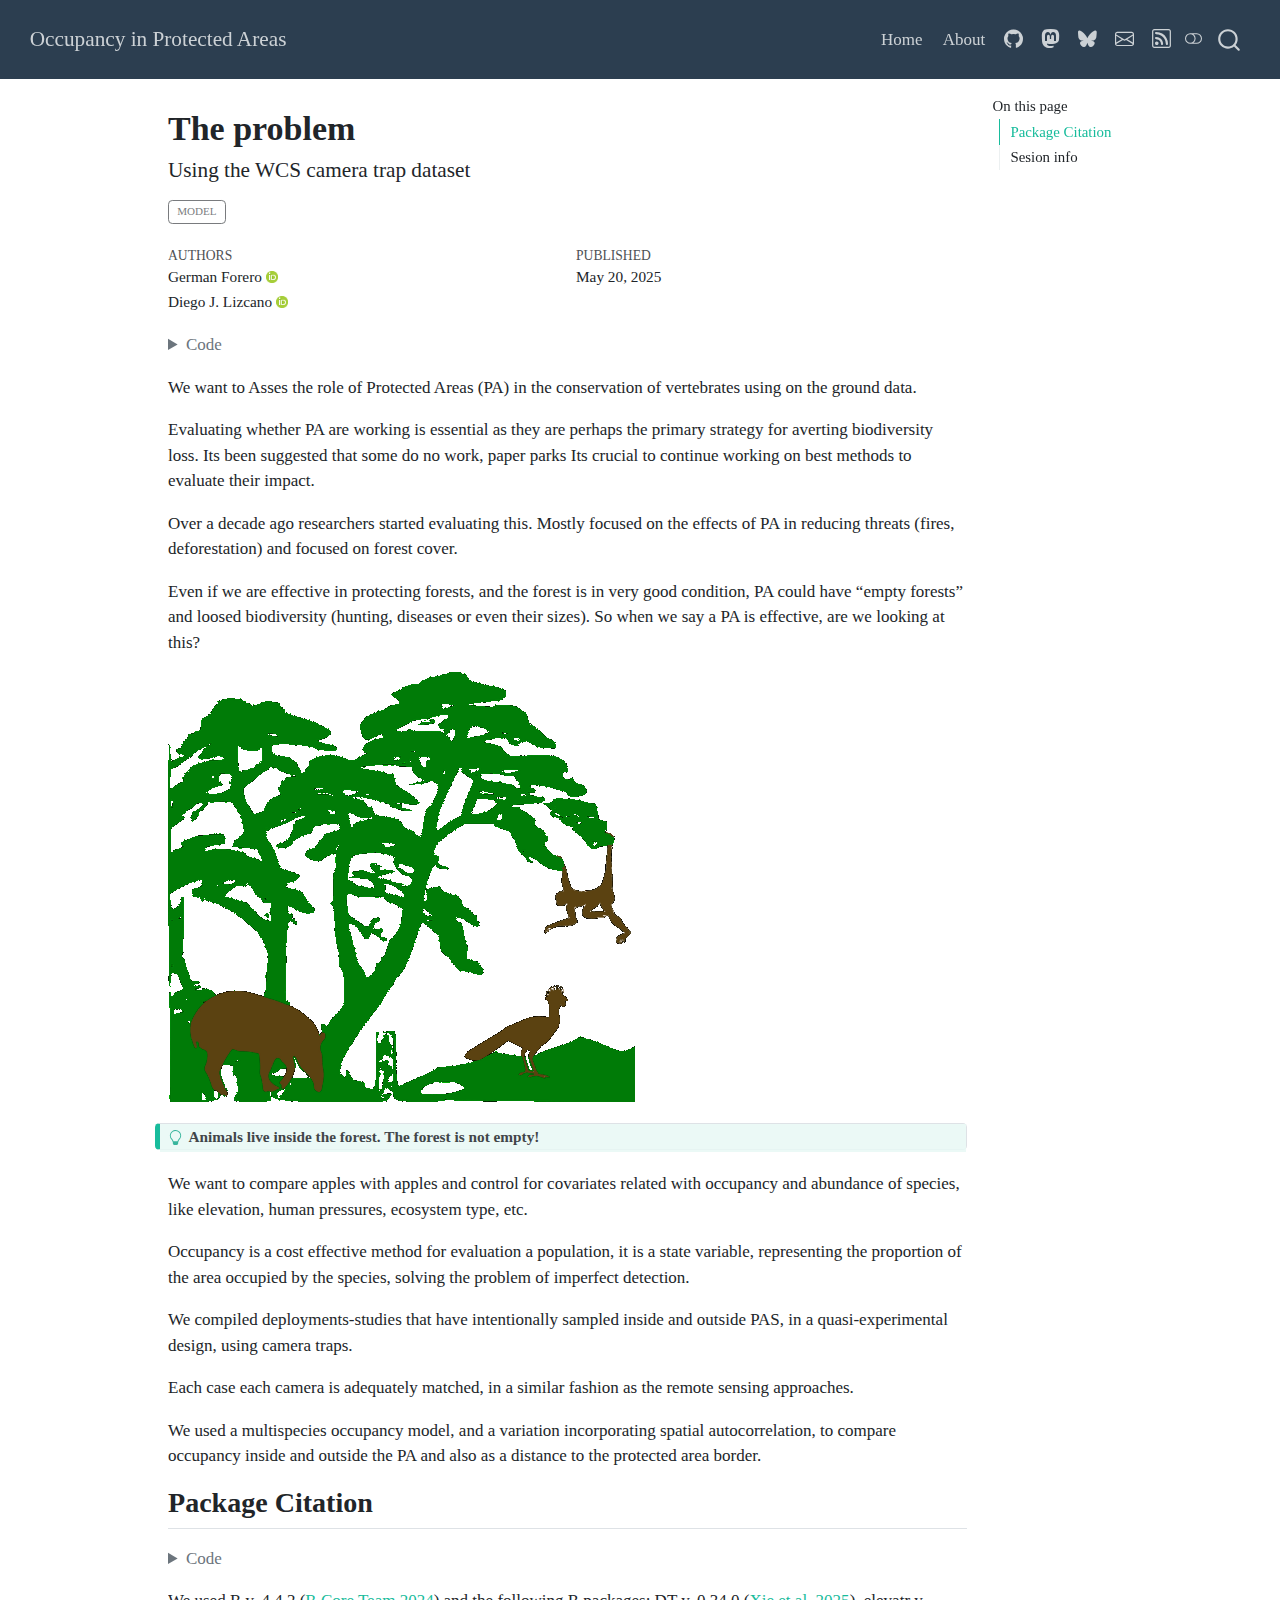
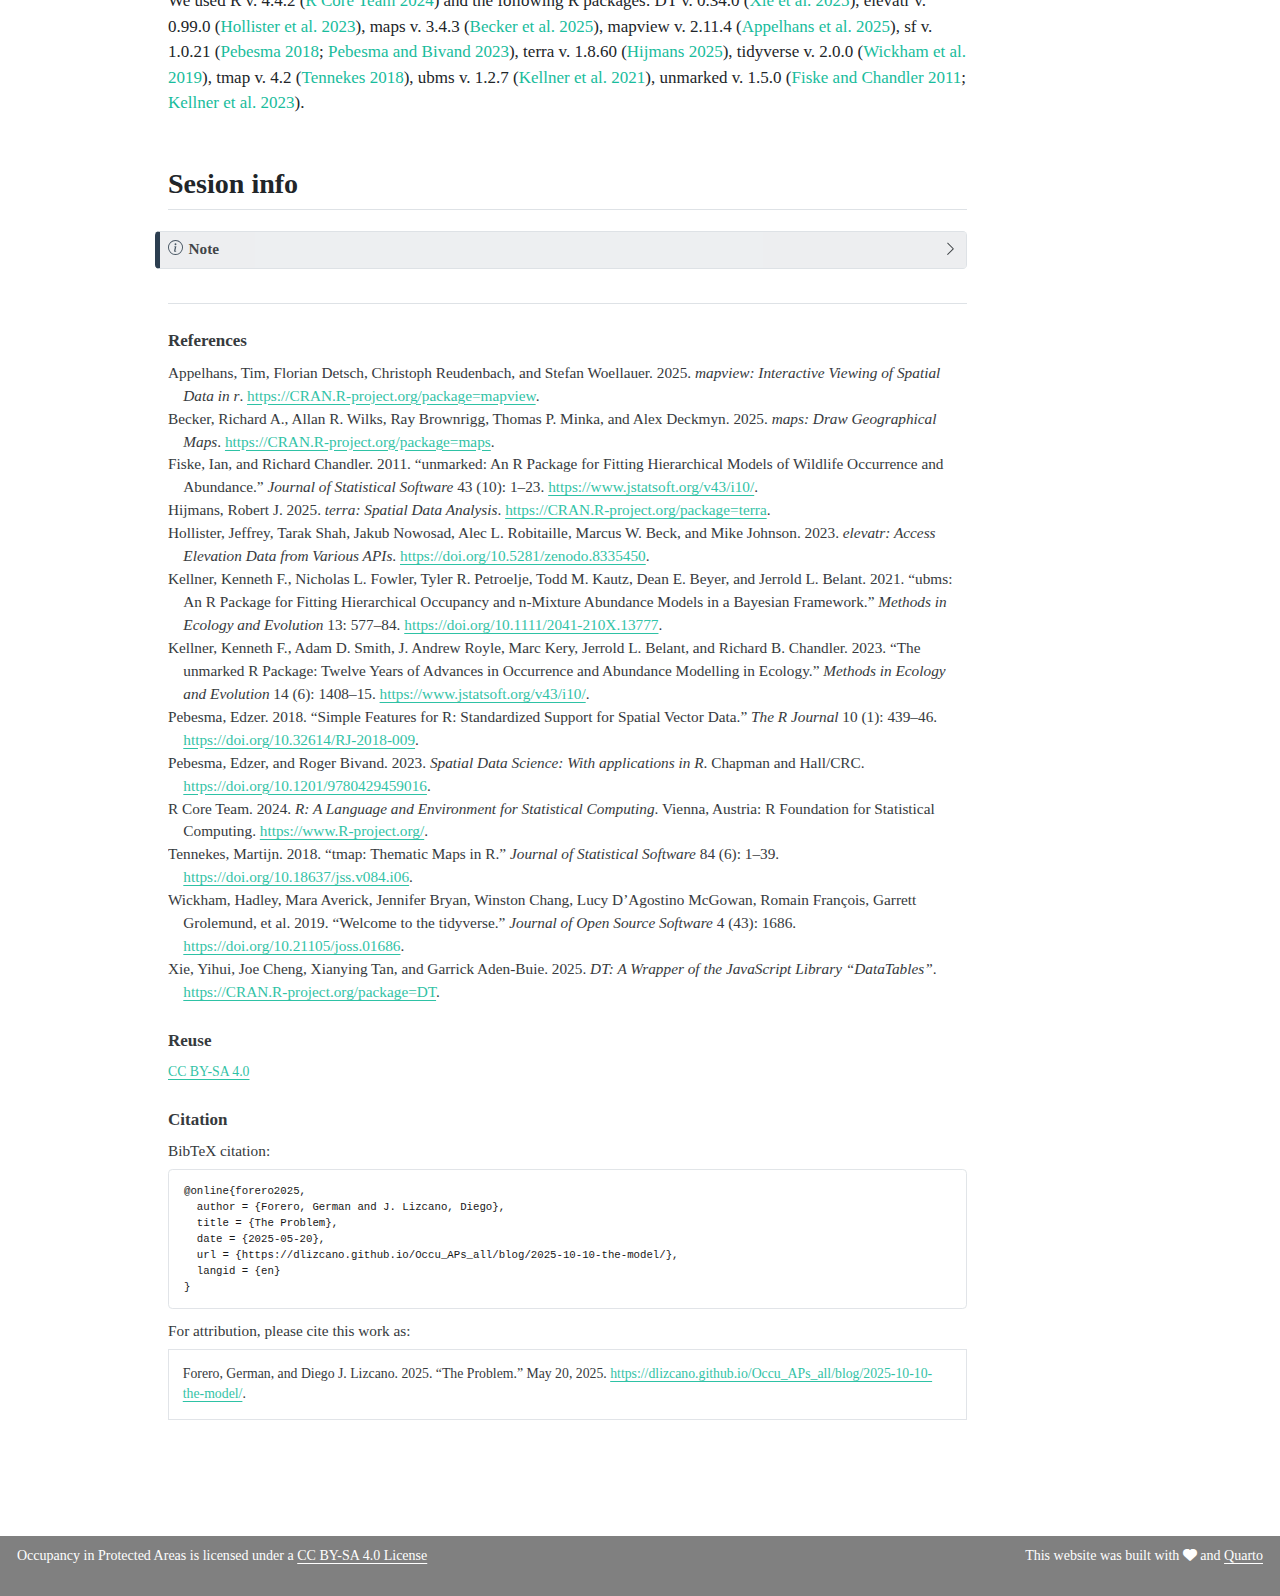
<file: site/blog/2025-10-10-the-model/index.html>
<!DOCTYPE html>
<html xmlns="http://www.w3.org/1999/xhtml" lang="en" xml:lang="en"><head>
<meta http-equiv="Content-Type" content="text/html; charset=UTF-8">
<meta charset="utf-8">
<meta name="generator" content="quarto-1.5.46">
<meta name="viewport" content="width=device-width, initial-scale=1.0, user-scalable=yes">
<meta name="author" content="German Forero">
<meta name="author" content="Diego J. Lizcano">
<meta name="dcterms.date" content="2025-05-20">
<title>The problem – Occupancy in Protected Areas</title>
<style>
code{white-space: pre-wrap;}
span.smallcaps{font-variant: small-caps;}
div.columns{display: flex; gap: min(4vw, 1.5em);}
div.column{flex: auto; overflow-x: auto;}
div.hanging-indent{margin-left: 1.5em; text-indent: -1.5em;}
ul.task-list{list-style: none;}
ul.task-list li input[type="checkbox"] {
  width: 0.8em;
  margin: 0 0.8em 0.2em -1em; /* quarto-specific, see https://github.com/quarto-dev/quarto-cli/issues/4556 */ 
  vertical-align: middle;
}
/* CSS for syntax highlighting */
pre > code.sourceCode { white-space: pre; position: relative; }
pre > code.sourceCode > span { line-height: 1.25; }
pre > code.sourceCode > span:empty { height: 1.2em; }
.sourceCode { overflow: visible; }
code.sourceCode > span { color: inherit; text-decoration: inherit; }
div.sourceCode { margin: 1em 0; }
pre.sourceCode { margin: 0; }
@media screen {
div.sourceCode { overflow: auto; }
}
@media print {
pre > code.sourceCode { white-space: pre-wrap; }
pre > code.sourceCode > span { display: inline-block; text-indent: -5em; padding-left: 5em; }
}
pre.numberSource code
  { counter-reset: source-line 0; }
pre.numberSource code > span
  { position: relative; left: -4em; counter-increment: source-line; }
pre.numberSource code > span > a:first-child::before
  { content: counter(source-line);
    position: relative; left: -1em; text-align: right; vertical-align: baseline;
    border: none; display: inline-block;
    -webkit-touch-callout: none; -webkit-user-select: none;
    -khtml-user-select: none; -moz-user-select: none;
    -ms-user-select: none; user-select: none;
    padding: 0 4px; width: 4em;
  }
pre.numberSource { margin-left: 3em;  padding-left: 4px; }
div.sourceCode
  {   }
@media screen {
pre > code.sourceCode > span > a:first-child::before { text-decoration: underline; }
}
/* CSS for citations */
div.csl-bib-body { }
div.csl-entry {
  clear: both;
  margin-bottom: 0em;
}
.hanging-indent div.csl-entry {
  margin-left:2em;
  text-indent:-2em;
}
div.csl-left-margin {
  min-width:2em;
  float:left;
}
div.csl-right-inline {
  margin-left:2em;
  padding-left:1em;
}
div.csl-indent {
  margin-left: 2em;
}</style>

<script src="../../site_libs/quarto-nav/quarto-nav.js"></script>
<script src="../../site_libs/quarto-nav/headroom.min.js"></script>
<script src="../../site_libs/clipboard/clipboard.min.js"></script>
<script src="../../site_libs/quarto-search/autocomplete.umd.js"></script>
<script src="../../site_libs/quarto-search/fuse.min.js"></script>
<script src="../../site_libs/quarto-search/quarto-search.js"></script>
<meta name="quarto:offset" content="../../">
<link href="../../images/emptyforest.png" rel="icon" type="image/png">
<script src="../../site_libs/quarto-html/quarto.js"></script>
<script src="../../site_libs/quarto-html/popper.min.js"></script>
<script src="../../site_libs/quarto-html/tippy.umd.min.js"></script>
<script src="../../site_libs/quarto-html/anchor.min.js"></script>
<link href="../../site_libs/quarto-html/tippy.css" rel="stylesheet">
<link href="../../site_libs/quarto-html/quarto-syntax-highlighting.css" rel="stylesheet" class="quarto-color-scheme" id="quarto-text-highlighting-styles">
<link href="../../site_libs/quarto-html/quarto-syntax-highlighting-dark.css" rel="prefetch" class="quarto-color-scheme quarto-color-alternate" id="quarto-text-highlighting-styles">
<script src="../../site_libs/bootstrap/bootstrap.min.js"></script>
<link href="../../site_libs/bootstrap/bootstrap-icons.css" rel="stylesheet">
<link href="../../site_libs/bootstrap/bootstrap.min.css" rel="stylesheet" class="quarto-color-scheme" id="quarto-bootstrap" data-mode="light">
<link href="../../site_libs/bootstrap/bootstrap-dark.min.css" rel="prefetch" class="quarto-color-scheme quarto-color-alternate" id="quarto-bootstrap" data-mode="dark">
<link href="../../site_libs/quarto-contrib/fontawesome6-6.7.2/all.min.css" rel="stylesheet">
<link href="../../site_libs/quarto-contrib/fontawesome6-6.7.2/latex-fontsize.css" rel="stylesheet">
<script src="../../site_libs/quarto-contrib/glightbox/glightbox.min.js"></script>
<link href="../../site_libs/quarto-contrib/glightbox/glightbox.min.css" rel="stylesheet">
<link href="../../site_libs/quarto-contrib/glightbox/lightbox.css" rel="stylesheet"><script id="quarto-search-options" type="application/json">{
  "location": "navbar",
  "copy-button": false,
  "collapse-after": 3,
  "panel-placement": "end",
  "type": "overlay",
  "limit": 50,
  "keyboard-shortcut": [
    "f",
    "/",
    "s"
  ],
  "show-item-context": false,
  "language": {
    "search-no-results-text": "No results",
    "search-matching-documents-text": "matching documents",
    "search-copy-link-title": "Copy link to search",
    "search-hide-matches-text": "Hide additional matches",
    "search-more-match-text": "more match in this document",
    "search-more-matches-text": "more matches in this document",
    "search-clear-button-title": "Clear",
    "search-text-placeholder": "",
    "search-detached-cancel-button-title": "Cancel",
    "search-submit-button-title": "Submit",
    "search-label": "Search"
  }
}</script><link rel="stylesheet" href="../../styles.css">
<meta property="og:title" content="Occupancy in Protected Areas - The problem">
<meta property="og:description" content="Using the WCS camera trap dataset">
<meta property="og:image" content="https://dlizcano.github.io/Occu_APs_all/blog/2025-10-10-the-model/emptyforest_small.png">
<meta property="og:site_name" content="Occupancy in Protected Areas">
<meta property="og:image:height" content="258">
<meta property="og:image:width" content="281">
<meta name="twitter:title" content="Occupancy in Protected Areas - The problem">
<meta name="twitter:description" content="Using the WCS camera trap dataset">
<meta name="twitter:image" content="https://dlizcano.github.io/Occu_APs_all/blog/2025-10-10-the-model/emptyforest_small.png">
<meta name="twitter:image-height" content="258">
<meta name="twitter:image-width" content="281">
<meta name="twitter:card" content="summary_large_image">
<meta name="citation_title" content="The problem">
<meta name="citation_author" content="German Forero">
<meta name="citation_author" content="Diego J. Lizcano">
<meta name="citation_publication_date" content="2025-05-20">
<meta name="citation_cover_date" content="2025-05-20">
<meta name="citation_year" content="2025">
<meta name="citation_online_date" content="2025-05-20">
<meta name="citation_fulltext_html_url" content="https://dlizcano.github.io/Occu_APs_all/blog/2025-10-10-the-model/">
<meta name="citation_language" content="en">
<meta name="citation_reference" content="citation_title=R: A language and environment for statistical computing;,citation_author=R Core Team;,citation_publication_date=2024;,citation_cover_date=2024;,citation_year=2024;,citation_fulltext_html_url=https://www.R-project.org/;">
<meta name="citation_reference" content="citation_title=DT: A wrapper of the JavaScript library “DataTables”;,citation_author=Yihui Xie;,citation_author=Joe Cheng;,citation_author=Xianying Tan;,citation_author=Garrick Aden-Buie;,citation_publication_date=2025;,citation_cover_date=2025;,citation_year=2025;,citation_fulltext_html_url=https://CRAN.R-project.org/package=DT;">
<meta name="citation_reference" content="citation_title=elevatr: Access elevation data from various APIs;,citation_author=Jeffrey Hollister;,citation_author=Tarak Shah;,citation_author=Jakub Nowosad;,citation_author=Alec L. Robitaille;,citation_author=Marcus W. Beck;,citation_author=Mike Johnson;,citation_publication_date=2023;,citation_cover_date=2023;,citation_year=2023;,citation_fulltext_html_url=https://github.com/jhollist/elevatr/;,citation_doi=10.5281/zenodo.8335450;">
<meta name="citation_reference" content="citation_title=maps: Draw geographical maps;,citation_author=Richard A. Becker;,citation_author=Allan R. Wilks;,citation_author=Ray Brownrigg;,citation_author=Thomas P. Minka;,citation_author=Alex Deckmyn;,citation_publication_date=2025;,citation_cover_date=2025;,citation_year=2025;,citation_fulltext_html_url=https://CRAN.R-project.org/package=maps;">
<meta name="citation_reference" content="citation_title=mapview: Interactive viewing of spatial data in r;,citation_author=Tim Appelhans;,citation_author=Florian Detsch;,citation_author=Christoph Reudenbach;,citation_author=Stefan Woellauer;,citation_publication_date=2025;,citation_cover_date=2025;,citation_year=2025;,citation_fulltext_html_url=https://CRAN.R-project.org/package=mapview;">
<meta name="citation_reference" content="citation_title=Spatial Data Science: With applications in R;,citation_author=Edzer Pebesma;,citation_author=Roger Bivand;,citation_publication_date=2023;,citation_cover_date=2023;,citation_year=2023;,citation_fulltext_html_url=https://r-spatial.org/book/;,citation_doi=10.1201/9780429459016;">
<meta name="citation_reference" content="citation_title=Simple Features for R: Standardized Support for Spatial Vector Data;,citation_author=Edzer Pebesma;,citation_publication_date=2018;,citation_cover_date=2018;,citation_year=2018;,citation_fulltext_html_url=https://doi.org/10.32614/RJ-2018-009;,citation_issue=1;,citation_doi=10.32614/RJ-2018-009;,citation_volume=10;,citation_journal_title=The R Journal;">
<meta name="citation_reference" content="citation_title=terra: Spatial data analysis;,citation_author=Robert J. Hijmans;,citation_publication_date=2025;,citation_cover_date=2025;,citation_year=2025;,citation_fulltext_html_url=https://CRAN.R-project.org/package=terra;">
<meta name="citation_reference" content="citation_title=tmap: Thematic maps in R;,citation_author=Martijn Tennekes;,citation_publication_date=2018;,citation_cover_date=2018;,citation_year=2018;,citation_issue=6;,citation_doi=10.18637/jss.v084.i06;,citation_volume=84;,citation_journal_title=Journal of Statistical Software;">
<meta name="citation_reference" content="citation_title=ubms: An R package for fitting hierarchical occupancy and n-mixture abundance models in a bayesian framework;,citation_author=Kenneth F. Kellner;,citation_author=Nicholas L. Fowler;,citation_author=Tyler R. Petroelje;,citation_author=Todd M. Kautz;,citation_author=Dean E. Beyer;,citation_author=Jerrold L. Belant;,citation_publication_date=2021;,citation_cover_date=2021;,citation_year=2021;,citation_fulltext_html_url=https://doi.org/10.1111/2041-210X.13777;,citation_volume=13;,citation_journal_title=Methods in Ecology and Evolution;">
<meta name="citation_reference" content="citation_title=The unmarked R package: Twelve years of advances in occurrence and abundance modelling in ecology;,citation_author=Kenneth F. Kellner;,citation_author=Adam D. Smith;,citation_author=J. Andrew Royle;,citation_author=Marc Kery;,citation_author=Jerrold L. Belant;,citation_author=Richard B. Chandler;,citation_publication_date=2023;,citation_cover_date=2023;,citation_year=2023;,citation_fulltext_html_url=https://www.jstatsoft.org/v43/i10/;,citation_issue=6;,citation_volume=14;,citation_journal_title=Methods in Ecology and Evolution;">
<meta name="citation_reference" content="citation_title=unmarked: An R package for fitting hierarchical models of wildlife occurrence and abundance;,citation_author=Ian Fiske;,citation_author=Richard Chandler;,citation_publication_date=2011;,citation_cover_date=2011;,citation_year=2011;,citation_fulltext_html_url=https://www.jstatsoft.org/v43/i10/;,citation_issue=10;,citation_volume=43;,citation_journal_title=Journal of Statistical Software;">
<meta name="citation_reference" content="citation_title=Welcome to the tidyverse;,citation_author=Hadley Wickham;,citation_author=Mara Averick;,citation_author=Jennifer Bryan;,citation_author=Winston Chang;,citation_author=Lucy D’Agostino McGowan;,citation_author=Romain François;,citation_author=Garrett Grolemund;,citation_author=Alex Hayes;,citation_author=Lionel Henry;,citation_author=Jim Hester;,citation_author=Max Kuhn;,citation_author=Thomas Lin Pedersen;,citation_author=Evan Miller;,citation_author=Stephan Milton Bache;,citation_author=Kirill Müller;,citation_author=Jeroen Ooms;,citation_author=David Robinson;,citation_author=Dana Paige Seidel;,citation_author=Vitalie Spinu;,citation_author=Kohske Takahashi;,citation_author=Davis Vaughan;,citation_author=Claus Wilke;,citation_author=Kara Woo;,citation_author=Hiroaki Yutani;,citation_publication_date=2019;,citation_cover_date=2019;,citation_year=2019;,citation_issue=43;,citation_doi=10.21105/joss.01686;,citation_volume=4;,citation_journal_title=Journal of Open Source Software;">
</head>
<body class="nav-fixed">

<div id="quarto-search-results"></div>
  <header id="quarto-header" class="headroom fixed-top"><nav class="navbar navbar-expand-lg " data-bs-theme="dark"><div class="navbar-container container-fluid">
      <div class="navbar-brand-container mx-auto">
    <a class="navbar-brand" href="../../index.html">
    <span class="navbar-title">Occupancy in Protected Areas</span>
    </a>
  </div>
            <div id="quarto-search" class="" title="Search"></div>
          <button class="navbar-toggler" type="button" data-bs-toggle="collapse" data-bs-target="#navbarCollapse" aria-controls="navbarCollapse" role="menu" aria-expanded="false" aria-label="Toggle navigation" onclick="if (window.quartoToggleHeadroom) { window.quartoToggleHeadroom(); }">
  <span class="navbar-toggler-icon"></span>
</button>
          <div class="collapse navbar-collapse" id="navbarCollapse">
            <ul class="navbar-nav navbar-nav-scroll ms-auto">
<li class="nav-item">
    <a class="nav-link" href="../../index.html"> 
<span class="menu-text">Home</span></a>
  </li>  
  <li class="nav-item">
    <a class="nav-link" href="../../about.html"> 
<span class="menu-text">About</span></a>
  </li>  
  <li class="nav-item compact">
    <a class="nav-link" href="https://github.com/Occu_APs_all"> <i class="bi bi-github" role="img">
</i> 
<span class="menu-text"></span></a>
  </li>  
  <li class="nav-item compact">
    <a class="nav-link" href="https://fosstodon.org/@dlizcano"> <i class="bi bi-mastodon" role="img">
</i> 
<span class="menu-text"></span></a>
  </li>  
  <li class="nav-item compact">
    <a class="nav-link" href="https://bsky.app/profile/dlizcano"> <i class="bi bi-bluesky" role="img">
</i> 
<span class="menu-text"></span></a>
  </li>  
  <li class="nav-item compact">
    <a class="nav-link" href="mailto:dj.lizcano@gmail.org"> <i class="bi bi-envelope" role="img">
</i> 
<span class="menu-text"></span></a>
  </li>  
  <li class="nav-item compact">
    <a class="nav-link" href="../../blog.xml"> <i class="bi bi-rss" role="img">
</i> 
<span class="menu-text"></span></a>
  </li>  
</ul>
</div> <!-- /navcollapse -->
            <div class="quarto-navbar-tools">
  <a href="" class="quarto-color-scheme-toggle quarto-navigation-tool  px-1" onclick="window.quartoToggleColorScheme(); return false;" title="Toggle dark mode"><i class="bi"></i></a>
</div>
      </div> <!-- /container-fluid -->
    </nav></header><!-- content --><div id="quarto-content" class="quarto-container page-columns page-rows-contents page-layout-article page-navbar">
<!-- sidebar -->
<!-- margin-sidebar -->
    <div id="quarto-margin-sidebar" class="sidebar margin-sidebar">
        <nav id="TOC" role="doc-toc" class="toc-active"><h2 id="toc-title">On this page</h2>
   
  <ul>
<li><a href="#package-citation" id="toc-package-citation" class="nav-link active" data-scroll-target="#package-citation">Package Citation</a></li>
  <li><a href="#sesion-info" id="toc-sesion-info" class="nav-link" data-scroll-target="#sesion-info">Sesion info</a></li>
  </ul></nav>
    </div>
<!-- main -->
<main class="content" id="quarto-document-content"><header id="title-block-header" class="quarto-title-block default"><div class="quarto-title">
<h1 class="title">The problem</h1>
<p class="subtitle lead">Using the WCS camera trap dataset</p>
  <div class="quarto-categories">
    <div class="quarto-category">model</div>
  </div>
  </div>



<div class="quarto-title-meta">

    <div>
    <div class="quarto-title-meta-heading">Authors</div>
    <div class="quarto-title-meta-contents">
             <p>German Forero <a href="https://orcid.org/https://orcid.org/0000-0001-9952-7221" class="quarto-title-author-orcid"> <img src="[data-uri]"></a></p>
             <p>Diego J. Lizcano <a href="https://orcid.org/https://orcid.org/0000-0002-9648-0576" class="quarto-title-author-orcid"> <img src="[data-uri]"></a></p>
          </div>
  </div>
    
    <div>
    <div class="quarto-title-meta-heading">Published</div>
    <div class="quarto-title-meta-contents">
      <p class="date">May 20, 2025</p>
    </div>
  </div>
  
    
  </div>
  


</header><div class="cell">
<details class="code-fold"><summary>Code</summary><div class="sourceCode" id="cb1"><pre class="downlit sourceCode r code-with-copy"><code class="sourceCode R"><span><span class="kw"><a href="https://rdrr.io/r/base/library.html">library</a></span><span class="op">(</span><span class="va"><a href="https://pakillo.github.io/grateful/">grateful</a></span><span class="op">)</span> <span class="co"># Facilitate Citation of R Packages</span></span>
<span><span class="kw"><a href="https://rdrr.io/r/base/library.html">library</a></span><span class="op">(</span><span class="va"><a href="https://readxl.tidyverse.org">readxl</a></span><span class="op">)</span> <span class="co"># Read Excel Files</span></span>
<span><span class="kw"><a href="https://rdrr.io/r/base/library.html">library</a></span><span class="op">(</span><span class="va"><a href="https://github.com/rstudio/DT">DT</a></span><span class="op">)</span> <span class="co"># A Wrapper of the JavaScript Library 'DataTables'</span></span>
<span><span class="kw"><a href="https://rdrr.io/r/base/library.html">library</a></span><span class="op">(</span><span class="va"><a href="https://r-spatial.github.io/sf/">sf</a></span><span class="op">)</span> <span class="co"># Simple Features for R</span></span>
<span><span class="kw"><a href="https://rdrr.io/r/base/library.html">library</a></span><span class="op">(</span><span class="va"><a href="https://github.com/r-spatial/mapview">mapview</a></span><span class="op">)</span> <span class="co"># Interactive Viewing of Spatial Data in R</span></span>
<span><span class="kw"><a href="https://rdrr.io/r/base/library.html">library</a></span><span class="op">(</span><span class="va"><a href="https://github.com/adeckmyn/maps">maps</a></span><span class="op">)</span> <span class="co"># Draw Geographical Maps</span></span>
<span><span class="kw"><a href="https://rdrr.io/r/base/library.html">library</a></span><span class="op">(</span><span class="va"><a href="https://github.com/r-tmap/tmap">tmap</a></span><span class="op">)</span> <span class="co"># Thematic Maps</span></span>
<span><span class="kw"><a href="https://rdrr.io/r/base/library.html">library</a></span><span class="op">(</span><span class="va"><a href="https://rspatial.org/">terra</a></span><span class="op">)</span> <span class="co"># Spatial Data Analysis</span></span>
<span><span class="kw"><a href="https://rdrr.io/r/base/library.html">library</a></span><span class="op">(</span><span class="va"><a href="https://github.com/jhollist/elevatr/">elevatr</a></span><span class="op">)</span> <span class="co"># Access Elevation Data from Various APIs</span></span>
<span><span class="kw"><a href="https://rdrr.io/r/base/library.html">library</a></span><span class="op">(</span><span class="va"><a href="https://groups.google.com/d/forum/unmarked">unmarked</a></span><span class="op">)</span> <span class="co"># Models for Data from Unmarked Animals</span></span>
<span><span class="kw"><a href="https://rdrr.io/r/base/library.html">library</a></span><span class="op">(</span><span class="va"><a href="https://biodiverse.github.io/ubms/">ubms</a></span><span class="op">)</span> <span class="co"># Bayesian Models for Data from Unmarked Animals using 'Stan'</span></span>
<span></span>
<span><span class="kw"><a href="https://rdrr.io/r/base/library.html">library</a></span><span class="op">(</span><span class="va"><a href="https://tidyverse.tidyverse.org">tidyverse</a></span><span class="op">)</span> <span class="co"># Easily Install and Load the 'Tidyverse'</span></span></code><button title="Copy to Clipboard" class="code-copy-button"><i class="bi"></i></button></pre></div>
</details>
</div>
<p>We want to Asses the role of Protected Areas (PA) in the conservation of vertebrates using on the ground data.</p>
<p>Evaluating whether PA are working is essential as they are perhaps the primary strategy for averting biodiversity loss. Its been suggested that some do no work, paper parks Its crucial to continue working on best methods to evaluate their impact.</p>
<p>Over a decade ago researchers started evaluating this. Mostly focused on the effects of PA in reducing threats (fires, deforestation) and focused on forest cover.</p>
<p>Even if we are effective in protecting forests, and the forest is in very good condition, PA could have “empty forests” and loosed biodiversity (hunting, diseases or even their sizes). So when we say a PA is effective, are we looking at this?</p>
<p><a href="emptyforest.png" class="lightbox" data-gallery="quarto-lightbox-gallery-1"><img src="emptyforest.png" class="img-fluid"></a></p>
<div class="callout callout-style-default callout-tip callout-titled">
<div class="callout-header d-flex align-content-center">
<div class="callout-icon-container">
<i class="callout-icon"></i>
</div>
<div class="callout-title-container flex-fill">
Animals live inside the forest. The forest is not empty!
</div>
</div>
<div class="callout-body-container callout-body">

</div>
</div>
<p>We want to compare apples with apples and control for covariates related with occupancy and abundance of species, like elevation, human pressures, ecosystem type, etc.</p>
<p>Occupancy is a cost effective method for evaluation a population, it is a state variable, representing the proportion of the area occupied by the species, solving the problem of imperfect detection.</p>
<p>We compiled deployments-studies that have intentionally sampled inside and outside PAS, in a quasi-experimental design, using camera traps.</p>
<p>Each case each camera is adequately matched, in a similar fashion as the remote sensing approaches.</p>
<p>We used a multispecies occupancy model, and a variation incorporating spatial autocorrelation, to compare occupancy inside and outside the PA and also as a distance to the protected area border.</p>
<section id="package-citation" class="level2"><h2 class="anchored" data-anchor-id="package-citation">Package Citation</h2>
<div class="cell">
<details class="code-fold"><summary>Code</summary><div class="sourceCode" id="cb2"><pre class="downlit sourceCode r code-with-copy"><code class="sourceCode R"><span><span class="va">pkgs</span> <span class="op">&lt;-</span> <span class="fu"><a href="https://pakillo.github.io/grateful/reference/cite_packages.html">cite_packages</a></span><span class="op">(</span>output <span class="op">=</span> <span class="st">"paragraph"</span>, pkgs<span class="op">=</span><span class="st">"Session"</span>, out.dir <span class="op">=</span> <span class="st">"."</span><span class="op">)</span></span>
<span><span class="co"># knitr::kable(pkgs)</span></span>
<span><span class="va">pkgs</span></span></code><button title="Copy to Clipboard" class="code-copy-button"><i class="bi"></i></button></pre></div>
</details><div class="cell-output-display">
<p>We used R v. 4.4.2 <span class="citation" data-cites="base">(<a href="#ref-base" role="doc-biblioref">R Core Team 2024</a>)</span> and the following R packages: DT v. 0.34.0 <span class="citation" data-cites="DT">(<a href="#ref-DT" role="doc-biblioref">Xie et al. 2025</a>)</span>, elevatr v. 0.99.0 <span class="citation" data-cites="elevatr">(<a href="#ref-elevatr" role="doc-biblioref">Hollister et al. 2023</a>)</span>, maps v. 3.4.3 <span class="citation" data-cites="maps">(<a href="#ref-maps" role="doc-biblioref">Becker et al. 2025</a>)</span>, mapview v. 2.11.4 <span class="citation" data-cites="mapview">(<a href="#ref-mapview" role="doc-biblioref">Appelhans et al. 2025</a>)</span>, sf v. 1.0.21 <span class="citation" data-cites="sf2018 sf2023">(<a href="#ref-sf2018" role="doc-biblioref">Pebesma 2018</a>; <a href="#ref-sf2023" role="doc-biblioref">Pebesma and Bivand 2023</a>)</span>, terra v. 1.8.60 <span class="citation" data-cites="terra">(<a href="#ref-terra" role="doc-biblioref">Hijmans 2025</a>)</span>, tidyverse v. 2.0.0 <span class="citation" data-cites="tidyverse">(<a href="#ref-tidyverse" role="doc-biblioref">Wickham et al. 2019</a>)</span>, tmap v. 4.2 <span class="citation" data-cites="tmap">(<a href="#ref-tmap" role="doc-biblioref">Tennekes 2018</a>)</span>, ubms v. 1.2.7 <span class="citation" data-cites="ubms">(<a href="#ref-ubms" role="doc-biblioref">Kellner et al. 2021</a>)</span>, unmarked v. 1.5.0 <span class="citation" data-cites="unmarked2011 unmarked2023">(<a href="#ref-unmarked2011" role="doc-biblioref">Fiske and Chandler 2011</a>; <a href="#ref-unmarked2023" role="doc-biblioref">Kellner et al. 2023</a>)</span>.</p>
</div>
</div>
</section><section id="sesion-info" class="level2"><h2 class="anchored" data-anchor-id="sesion-info">Sesion info</h2>
<div class="callout callout-style-default callout-note callout-titled">
<div class="callout-header d-flex align-content-center" data-bs-toggle="collapse" data-bs-target=".callout-2-contents" aria-controls="callout-2" aria-expanded="false" aria-label="Toggle callout">
<div class="callout-icon-container">
<i class="callout-icon"></i>
</div>
<div class="callout-title-container flex-fill">
Note
</div>
<div class="callout-btn-toggle d-inline-block border-0 py-1 ps-1 pe-0 float-end"><i class="callout-toggle"></i></div>
</div>
<div id="callout-2" class="callout-2-contents callout-collapse collapse">
<div class="callout-body-container callout-body">
<div class="cell">
<details class="code-fold"><summary>Code</summary><div class="sourceCode" id="cb3"><pre class="downlit sourceCode r code-with-copy"><code class="sourceCode R"><span><span class="fu"><a href="https://rdrr.io/r/base/print.html">print</a></span><span class="op">(</span><span class="fu"><a href="https://rdrr.io/r/utils/sessionInfo.html">sessionInfo</a></span><span class="op">(</span><span class="op">)</span>, locale <span class="op">=</span> <span class="cn">FALSE</span><span class="op">)</span></span></code><button title="Copy to Clipboard" class="code-copy-button"><i class="bi"></i></button></pre></div>
</details><div class="cell-output cell-output-stdout">
<pre><code>R version 4.4.2 (2024-10-31 ucrt)
Platform: x86_64-w64-mingw32/x64
Running under: Windows 10 x64 (build 19045)

Matrix products: default


attached base packages:
[1] stats     graphics  grDevices utils     datasets  methods   base     

other attached packages:
 [1] lubridate_1.9.4 forcats_1.0.0   stringr_1.5.2   dplyr_1.1.4    
 [5] purrr_1.1.0     readr_2.1.5     tidyr_1.3.1     tibble_3.2.1   
 [9] ggplot2_4.0.0   tidyverse_2.0.0 ubms_1.2.7      unmarked_1.5.0 
[13] elevatr_0.99.0  terra_1.8-60    tmap_4.2        maps_3.4.3     
[17] mapview_2.11.4  sf_1.0-21       DT_0.34.0       readxl_1.4.3   
[21] grateful_0.3.0 

loaded via a namespace (and not attached):
 [1] DBI_1.2.3            pbapply_1.7-2        gridExtra_2.3       
 [4] tmaptools_3.3        s2_1.1.9             inline_0.3.20       
 [7] logger_0.4.0         rlang_1.1.6          magrittr_2.0.3      
[10] matrixStats_1.5.0    e1071_1.7-16         compiler_4.4.2      
[13] loo_2.8.0            png_0.1-8            vctrs_0.6.5         
[16] pkgconfig_2.0.3      wk_0.9.4             fastmap_1.2.0       
[19] lwgeom_0.2-14        leafem_0.2.4         rmarkdown_2.29      
[22] tzdb_0.4.0           spacesXYZ_1.6-0      xfun_0.52           
[25] satellite_1.0.5      jsonlite_2.0.0       parallel_4.4.2      
[28] R6_2.6.1             stringi_1.8.4        RColorBrewer_1.1-3  
[31] StanHeaders_2.32.10  cellranger_1.1.0     stars_0.6-8         
[34] Rcpp_1.1.0           rstan_2.32.6         knitr_1.50          
[37] base64enc_0.1-3      timechange_0.3.0     Matrix_1.7-1        
[40] tidyselect_1.2.1     rstudioapi_0.17.1    dichromat_2.0-0.1   
[43] abind_1.4-8          yaml_2.3.10          maptiles_0.10.0     
[46] codetools_0.2-20     curl_7.0.0           pkgbuild_1.4.8      
[49] lattice_0.22-6       leafsync_0.1.0       withr_3.0.2         
[52] S7_0.2.0             evaluate_1.0.4       units_0.8-7         
[55] proxy_0.4-27         RcppParallel_5.1.9   pillar_1.11.1       
[58] KernSmooth_2.23-24   stats4_4.4.2         generics_0.1.3      
[61] sp_2.2-0             hms_1.1.3            rstantools_2.4.0    
[64] scales_1.4.0         class_7.3-22         glue_1.8.0          
[67] tools_4.4.2          leaflegend_1.2.1     data.table_1.17.8   
[70] RSpectra_0.16-2      XML_3.99-0.18        grid_4.4.2          
[73] QuickJSR_1.4.0       crosstalk_1.2.1      colorspace_2.1-1    
[76] cols4all_0.8-1       raster_3.6-32        cli_3.6.5           
[79] V8_6.0.0             gtable_0.3.6         digest_0.6.37       
[82] progressr_0.15.0     classInt_0.4-11      htmlwidgets_1.6.4   
[85] farver_2.1.2         htmltools_0.5.8.1    lifecycle_1.0.4     
[88] leaflet_2.2.3        microbenchmark_1.5.0 MASS_7.3-61         </code></pre>
</div>
</div>
</div>
</div>
</div>



</section><div id="quarto-appendix" class="default"><section class="quarto-appendix-contents" role="doc-bibliography" id="quarto-bibliography"><h2 class="anchored quarto-appendix-heading">References</h2><div id="refs" class="references csl-bib-body hanging-indent" data-entry-spacing="0" role="list">
<div id="ref-mapview" class="csl-entry" role="listitem">
Appelhans, Tim, Florian Detsch, Christoph Reudenbach, and Stefan Woellauer. 2025. <em><span class="nocase">mapview</span>: Interactive Viewing of Spatial Data in r</em>. <a href="https://CRAN.R-project.org/package=mapview">https://CRAN.R-project.org/package=mapview</a>.
</div>
<div id="ref-maps" class="csl-entry" role="listitem">
Becker, Richard A., Allan R. Wilks, Ray Brownrigg, Thomas P. Minka, and Alex Deckmyn. 2025. <em><span class="nocase">maps</span>: Draw Geographical Maps</em>. <a href="https://CRAN.R-project.org/package=maps">https://CRAN.R-project.org/package=maps</a>.
</div>
<div id="ref-unmarked2011" class="csl-entry" role="listitem">
Fiske, Ian, and Richard Chandler. 2011. <span>“<span class="nocase">unmarked</span>: An <span>R</span> Package for Fitting Hierarchical Models of Wildlife Occurrence and Abundance.”</span> <em>Journal of Statistical Software</em> 43 (10): 1–23. <a href="https://www.jstatsoft.org/v43/i10/">https://www.jstatsoft.org/v43/i10/</a>.
</div>
<div id="ref-terra" class="csl-entry" role="listitem">
Hijmans, Robert J. 2025. <em><span class="nocase">terra</span>: Spatial Data Analysis</em>. <a href="https://CRAN.R-project.org/package=terra">https://CRAN.R-project.org/package=terra</a>.
</div>
<div id="ref-elevatr" class="csl-entry" role="listitem">
Hollister, Jeffrey, Tarak Shah, Jakub Nowosad, Alec L. Robitaille, Marcus W. Beck, and Mike Johnson. 2023. <em><span class="nocase">elevatr</span>: Access Elevation Data from Various APIs</em>. <a href="https://doi.org/10.5281/zenodo.8335450">https://doi.org/10.5281/zenodo.8335450</a>.
</div>
<div id="ref-ubms" class="csl-entry" role="listitem">
Kellner, Kenneth F., Nicholas L. Fowler, Tyler R. Petroelje, Todd M. Kautz, Dean E. Beyer, and Jerrold L. Belant. 2021. <span>“<span class="nocase">ubms</span>: An <span>R</span> Package for Fitting Hierarchical Occupancy and n-Mixture Abundance Models in a Bayesian Framework.”</span> <em>Methods in Ecology and Evolution</em> 13: 577–84. <a href="https://doi.org/10.1111/2041-210X.13777">https://doi.org/10.1111/2041-210X.13777</a>.
</div>
<div id="ref-unmarked2023" class="csl-entry" role="listitem">
Kellner, Kenneth F., Adam D. Smith, J. Andrew Royle, Marc Kery, Jerrold L. Belant, and Richard B. Chandler. 2023. <span>“The <span class="nocase">unmarked</span> <span>R</span> Package: Twelve Years of Advances in Occurrence and Abundance Modelling in Ecology.”</span> <em>Methods in Ecology and Evolution</em> 14 (6): 1408–15. <a href="https://www.jstatsoft.org/v43/i10/">https://www.jstatsoft.org/v43/i10/</a>.
</div>
<div id="ref-sf2018" class="csl-entry" role="listitem">
Pebesma, Edzer. 2018. <span>“<span class="nocase">Simple Features for R: Standardized Support for Spatial Vector Data</span>.”</span> <em><span>The R Journal</span></em> 10 (1): 439–46. <a href="https://doi.org/10.32614/RJ-2018-009">https://doi.org/10.32614/RJ-2018-009</a>.
</div>
<div id="ref-sf2023" class="csl-entry" role="listitem">
Pebesma, Edzer, and Roger Bivand. 2023. <em><span class="nocase">Spatial Data Science: With applications in R</span></em>. <span>Chapman and Hall/CRC</span>. <a href="https://doi.org/10.1201/9780429459016">https://doi.org/10.1201/9780429459016</a>.
</div>
<div id="ref-base" class="csl-entry" role="listitem">
R Core Team. 2024. <em><span>R</span>: A Language and Environment for Statistical Computing</em>. Vienna, Austria: R Foundation for Statistical Computing. <a href="https://www.R-project.org/">https://www.R-project.org/</a>.
</div>
<div id="ref-tmap" class="csl-entry" role="listitem">
Tennekes, Martijn. 2018. <span>“<span class="nocase">tmap</span>: Thematic Maps in <span>R</span>.”</span> <em>Journal of Statistical Software</em> 84 (6): 1–39. <a href="https://doi.org/10.18637/jss.v084.i06">https://doi.org/10.18637/jss.v084.i06</a>.
</div>
<div id="ref-tidyverse" class="csl-entry" role="listitem">
Wickham, Hadley, Mara Averick, Jennifer Bryan, Winston Chang, Lucy D’Agostino McGowan, Romain François, Garrett Grolemund, et al. 2019. <span>“Welcome to the <span class="nocase">tidyverse</span>.”</span> <em>Journal of Open Source Software</em> 4 (43): 1686. <a href="https://doi.org/10.21105/joss.01686">https://doi.org/10.21105/joss.01686</a>.
</div>
<div id="ref-DT" class="csl-entry" role="listitem">
Xie, Yihui, Joe Cheng, Xianying Tan, and Garrick Aden-Buie. 2025. <em><span>DT</span>: A Wrapper of the JavaScript Library <span>“<span>DataTables</span>”</span></em>. <a href="https://CRAN.R-project.org/package=DT">https://CRAN.R-project.org/package=DT</a>.
</div>
</div></section><section class="quarto-appendix-contents" id="quarto-reuse"><h2 class="anchored quarto-appendix-heading">Reuse</h2><div class="quarto-appendix-contents"><div><a rel="license" href="https://creativecommons.org/licenses/by-sa/4.0/">CC BY-SA 4.0</a></div></div></section><section class="quarto-appendix-contents" id="quarto-citation"><h2 class="anchored quarto-appendix-heading">Citation</h2><div><div class="quarto-appendix-secondary-label">BibTeX citation:</div><pre class="sourceCode code-with-copy quarto-appendix-bibtex"><code class="sourceCode bibtex">@online{forero2025,
  author = {Forero, German and J. Lizcano, Diego},
  title = {The Problem},
  date = {2025-05-20},
  url = {https://dlizcano.github.io/Occu_APs_all/blog/2025-10-10-the-model/},
  langid = {en}
}
</code><button title="Copy to Clipboard" class="code-copy-button"><i class="bi"></i></button></pre><div class="quarto-appendix-secondary-label">For attribution, please cite this work as:</div><div id="ref-forero2025" class="csl-entry quarto-appendix-citeas" role="listitem">
Forero, German, and Diego J. Lizcano. 2025. <span>“The Problem.”</span>
May 20, 2025. <a href="https://dlizcano.github.io/Occu_APs_all/blog/2025-10-10-the-model/">https://dlizcano.github.io/Occu_APs_all/blog/2025-10-10-the-model/</a>.
</div></div></section></div></main><!-- /main --><script id="quarto-html-after-body" type="application/javascript">
window.document.addEventListener("DOMContentLoaded", function (event) {
  const toggleBodyColorMode = (bsSheetEl) => {
    const mode = bsSheetEl.getAttribute("data-mode");
    const bodyEl = window.document.querySelector("body");
    if (mode === "dark") {
      bodyEl.classList.add("quarto-dark");
      bodyEl.classList.remove("quarto-light");
    } else {
      bodyEl.classList.add("quarto-light");
      bodyEl.classList.remove("quarto-dark");
    }
  }
  const toggleBodyColorPrimary = () => {
    const bsSheetEl = window.document.querySelector("link#quarto-bootstrap");
    if (bsSheetEl) {
      toggleBodyColorMode(bsSheetEl);
    }
  }
  toggleBodyColorPrimary();  
  const disableStylesheet = (stylesheets) => {
    for (let i=0; i < stylesheets.length; i++) {
      const stylesheet = stylesheets[i];
      stylesheet.rel = 'prefetch';
    }
  }
  const enableStylesheet = (stylesheets) => {
    for (let i=0; i < stylesheets.length; i++) {
      const stylesheet = stylesheets[i];
      stylesheet.rel = 'stylesheet';
    }
  }
  const manageTransitions = (selector, allowTransitions) => {
    const els = window.document.querySelectorAll(selector);
    for (let i=0; i < els.length; i++) {
      const el = els[i];
      if (allowTransitions) {
        el.classList.remove('notransition');
      } else {
        el.classList.add('notransition');
      }
    }
  }
  const toggleGiscusIfUsed = (isAlternate, darkModeDefault) => {
    const baseTheme = document.querySelector('#giscus-base-theme')?.value ?? 'light';
    const alternateTheme = document.querySelector('#giscus-alt-theme')?.value ?? 'dark';
    let newTheme = '';
    if(darkModeDefault) {
      newTheme = isAlternate ? baseTheme : alternateTheme;
    } else {
      newTheme = isAlternate ? alternateTheme : baseTheme;
    }
    const changeGiscusTheme = () => {
      // From: https://github.com/giscus/giscus/issues/336
      const sendMessage = (message) => {
        const iframe = document.querySelector('iframe.giscus-frame');
        if (!iframe) return;
        iframe.contentWindow.postMessage({ giscus: message }, 'https://giscus.app');
      }
      sendMessage({
        setConfig: {
          theme: newTheme
        }
      });
    }
    const isGiscussLoaded = window.document.querySelector('iframe.giscus-frame') !== null;
    if (isGiscussLoaded) {
      changeGiscusTheme();
    }
  }
  const toggleColorMode = (alternate) => {
    // Switch the stylesheets
    const alternateStylesheets = window.document.querySelectorAll('link.quarto-color-scheme.quarto-color-alternate');
    manageTransitions('#quarto-margin-sidebar .nav-link', false);
    if (alternate) {
      enableStylesheet(alternateStylesheets);
      for (const sheetNode of alternateStylesheets) {
        if (sheetNode.id === "quarto-bootstrap") {
          toggleBodyColorMode(sheetNode);
        }
      }
    } else {
      disableStylesheet(alternateStylesheets);
      toggleBodyColorPrimary();
    }
    manageTransitions('#quarto-margin-sidebar .nav-link', true);
    // Switch the toggles
    const toggles = window.document.querySelectorAll('.quarto-color-scheme-toggle');
    for (let i=0; i < toggles.length; i++) {
      const toggle = toggles[i];
      if (toggle) {
        if (alternate) {
          toggle.classList.add("alternate");     
        } else {
          toggle.classList.remove("alternate");
        }
      }
    }
    // Hack to workaround the fact that safari doesn't
    // properly recolor the scrollbar when toggling (#1455)
    if (navigator.userAgent.indexOf('Safari') > 0 && navigator.userAgent.indexOf('Chrome') == -1) {
      manageTransitions("body", false);
      window.scrollTo(0, 1);
      setTimeout(() => {
        window.scrollTo(0, 0);
        manageTransitions("body", true);
      }, 40);  
    }
  }
  const isFileUrl = () => { 
    return window.location.protocol === 'file:';
  }
  const hasAlternateSentinel = () => {  
    let styleSentinel = getColorSchemeSentinel();
    if (styleSentinel !== null) {
      return styleSentinel === "alternate";
    } else {
      return false;
    }
  }
  const setStyleSentinel = (alternate) => {
    const value = alternate ? "alternate" : "default";
    if (!isFileUrl()) {
      window.localStorage.setItem("quarto-color-scheme", value);
    } else {
      localAlternateSentinel = value;
    }
  }
  const getColorSchemeSentinel = () => {
    if (!isFileUrl()) {
      const storageValue = window.localStorage.getItem("quarto-color-scheme");
      return storageValue != null ? storageValue : localAlternateSentinel;
    } else {
      return localAlternateSentinel;
    }
  }
  const darkModeDefault = false;
  let localAlternateSentinel = darkModeDefault ? 'alternate' : 'default';
  // Dark / light mode switch
  window.quartoToggleColorScheme = () => {
    // Read the current dark / light value 
    let toAlternate = !hasAlternateSentinel();
    toggleColorMode(toAlternate);
    setStyleSentinel(toAlternate);
    toggleGiscusIfUsed(toAlternate, darkModeDefault);
  };
  // Ensure there is a toggle, if there isn't float one in the top right
  if (window.document.querySelector('.quarto-color-scheme-toggle') === null) {
    const a = window.document.createElement('a');
    a.classList.add('top-right');
    a.classList.add('quarto-color-scheme-toggle');
    a.href = "";
    a.onclick = function() { try { window.quartoToggleColorScheme(); } catch {} return false; };
    const i = window.document.createElement("i");
    i.classList.add('bi');
    a.appendChild(i);
    window.document.body.appendChild(a);
  }
  // Switch to dark mode if need be
  if (hasAlternateSentinel()) {
    toggleColorMode(true);
  } else {
    toggleColorMode(false);
  }
  const icon = "";
  const anchorJS = new window.AnchorJS();
  anchorJS.options = {
    placement: 'right',
    icon: icon
  };
  anchorJS.add('.anchored');
  const isCodeAnnotation = (el) => {
    for (const clz of el.classList) {
      if (clz.startsWith('code-annotation-')) {                     
        return true;
      }
    }
    return false;
  }
  const onCopySuccess = function(e) {
    // button target
    const button = e.trigger;
    // don't keep focus
    button.blur();
    // flash "checked"
    button.classList.add('code-copy-button-checked');
    var currentTitle = button.getAttribute("title");
    button.setAttribute("title", "Copied!");
    let tooltip;
    if (window.bootstrap) {
      button.setAttribute("data-bs-toggle", "tooltip");
      button.setAttribute("data-bs-placement", "left");
      button.setAttribute("data-bs-title", "Copied!");
      tooltip = new bootstrap.Tooltip(button, 
        { trigger: "manual", 
          customClass: "code-copy-button-tooltip",
          offset: [0, -8]});
      tooltip.show();    
    }
    setTimeout(function() {
      if (tooltip) {
        tooltip.hide();
        button.removeAttribute("data-bs-title");
        button.removeAttribute("data-bs-toggle");
        button.removeAttribute("data-bs-placement");
      }
      button.setAttribute("title", currentTitle);
      button.classList.remove('code-copy-button-checked');
    }, 1000);
    // clear code selection
    e.clearSelection();
  }
  const getTextToCopy = function(trigger) {
      const codeEl = trigger.previousElementSibling.cloneNode(true);
      for (const childEl of codeEl.children) {
        if (isCodeAnnotation(childEl)) {
          childEl.remove();
        }
      }
      return codeEl.innerText;
  }
  const clipboard = new window.ClipboardJS('.code-copy-button:not([data-in-quarto-modal])', {
    text: getTextToCopy
  });
  clipboard.on('success', onCopySuccess);
  if (window.document.getElementById('quarto-embedded-source-code-modal')) {
    // For code content inside modals, clipBoardJS needs to be initialized with a container option
    // TODO: Check when it could be a function (https://github.com/zenorocha/clipboard.js/issues/860)
    const clipboardModal = new window.ClipboardJS('.code-copy-button[data-in-quarto-modal]', {
      text: getTextToCopy,
      container: window.document.getElementById('quarto-embedded-source-code-modal')
    });
    clipboardModal.on('success', onCopySuccess);
  }
    var localhostRegex = new RegExp(/^(?:http|https):\/\/localhost\:?[0-9]*\//);
    var mailtoRegex = new RegExp(/^mailto:/);
      var filterRegex = new RegExp("https:\/\/dlizcano\.github\.io\/Occu_APs_all");
    var isInternal = (href) => {
        return filterRegex.test(href) || localhostRegex.test(href) || mailtoRegex.test(href);
    }
    // Inspect non-navigation links and adorn them if external
 	var links = window.document.querySelectorAll('a[href]:not(.nav-link):not(.navbar-brand):not(.toc-action):not(.sidebar-link):not(.sidebar-item-toggle):not(.pagination-link):not(.no-external):not([aria-hidden]):not(.dropdown-item):not(.quarto-navigation-tool):not(.about-link)');
    for (var i=0; i<links.length; i++) {
      const link = links[i];
      if (!isInternal(link.href)) {
        // undo the damage that might have been done by quarto-nav.js in the case of
        // links that we want to consider external
        if (link.dataset.originalHref !== undefined) {
          link.href = link.dataset.originalHref;
        }
      }
    }
  function tippyHover(el, contentFn, onTriggerFn, onUntriggerFn) {
    const config = {
      allowHTML: true,
      maxWidth: 500,
      delay: 100,
      arrow: false,
      appendTo: function(el) {
          return el.parentElement;
      },
      interactive: true,
      interactiveBorder: 10,
      theme: 'quarto',
      placement: 'bottom-start',
    };
    if (contentFn) {
      config.content = contentFn;
    }
    if (onTriggerFn) {
      config.onTrigger = onTriggerFn;
    }
    if (onUntriggerFn) {
      config.onUntrigger = onUntriggerFn;
    }
    window.tippy(el, config); 
  }
  const noterefs = window.document.querySelectorAll('a[role="doc-noteref"]');
  for (var i=0; i<noterefs.length; i++) {
    const ref = noterefs[i];
    tippyHover(ref, function() {
      // use id or data attribute instead here
      let href = ref.getAttribute('data-footnote-href') || ref.getAttribute('href');
      try { href = new URL(href).hash; } catch {}
      const id = href.replace(/^#\/?/, "");
      const note = window.document.getElementById(id);
      if (note) {
        return note.innerHTML;
      } else {
        return "";
      }
    });
  }
  const xrefs = window.document.querySelectorAll('a.quarto-xref');
  const processXRef = (id, note) => {
    // Strip column container classes
    const stripColumnClz = (el) => {
      el.classList.remove("page-full", "page-columns");
      if (el.children) {
        for (const child of el.children) {
          stripColumnClz(child);
        }
      }
    }
    stripColumnClz(note)
    if (id === null || id.startsWith('sec-')) {
      // Special case sections, only their first couple elements
      const container = document.createElement("div");
      if (note.children && note.children.length > 2) {
        container.appendChild(note.children[0].cloneNode(true));
        for (let i = 1; i < note.children.length; i++) {
          const child = note.children[i];
          if (child.tagName === "P" && child.innerText === "") {
            continue;
          } else {
            container.appendChild(child.cloneNode(true));
            break;
          }
        }
        if (window.Quarto?.typesetMath) {
          window.Quarto.typesetMath(container);
        }
        return container.innerHTML
      } else {
        if (window.Quarto?.typesetMath) {
          window.Quarto.typesetMath(note);
        }
        return note.innerHTML;
      }
    } else {
      // Remove any anchor links if they are present
      const anchorLink = note.querySelector('a.anchorjs-link');
      if (anchorLink) {
        anchorLink.remove();
      }
      if (window.Quarto?.typesetMath) {
        window.Quarto.typesetMath(note);
      }
      // TODO in 1.5, we should make sure this works without a callout special case
      if (note.classList.contains("callout")) {
        return note.outerHTML;
      } else {
        return note.innerHTML;
      }
    }
  }
  for (var i=0; i<xrefs.length; i++) {
    const xref = xrefs[i];
    tippyHover(xref, undefined, function(instance) {
      instance.disable();
      let url = xref.getAttribute('href');
      let hash = undefined; 
      if (url.startsWith('#')) {
        hash = url;
      } else {
        try { hash = new URL(url).hash; } catch {}
      }
      if (hash) {
        const id = hash.replace(/^#\/?/, "");
        const note = window.document.getElementById(id);
        if (note !== null) {
          try {
            const html = processXRef(id, note.cloneNode(true));
            instance.setContent(html);
          } finally {
            instance.enable();
            instance.show();
          }
        } else {
          // See if we can fetch this
          fetch(url.split('#')[0])
          .then(res => res.text())
          .then(html => {
            const parser = new DOMParser();
            const htmlDoc = parser.parseFromString(html, "text/html");
            const note = htmlDoc.getElementById(id);
            if (note !== null) {
              const html = processXRef(id, note);
              instance.setContent(html);
            } 
          }).finally(() => {
            instance.enable();
            instance.show();
          });
        }
      } else {
        // See if we can fetch a full url (with no hash to target)
        // This is a special case and we should probably do some content thinning / targeting
        fetch(url)
        .then(res => res.text())
        .then(html => {
          const parser = new DOMParser();
          const htmlDoc = parser.parseFromString(html, "text/html");
          const note = htmlDoc.querySelector('main.content');
          if (note !== null) {
            // This should only happen for chapter cross references
            // (since there is no id in the URL)
            // remove the first header
            if (note.children.length > 0 && note.children[0].tagName === "HEADER") {
              note.children[0].remove();
            }
            const html = processXRef(null, note);
            instance.setContent(html);
          } 
        }).finally(() => {
          instance.enable();
          instance.show();
        });
      }
    }, function(instance) {
    });
  }
      let selectedAnnoteEl;
      const selectorForAnnotation = ( cell, annotation) => {
        let cellAttr = 'data-code-cell="' + cell + '"';
        let lineAttr = 'data-code-annotation="' +  annotation + '"';
        const selector = 'span[' + cellAttr + '][' + lineAttr + ']';
        return selector;
      }
      const selectCodeLines = (annoteEl) => {
        const doc = window.document;
        const targetCell = annoteEl.getAttribute("data-target-cell");
        const targetAnnotation = annoteEl.getAttribute("data-target-annotation");
        const annoteSpan = window.document.querySelector(selectorForAnnotation(targetCell, targetAnnotation));
        const lines = annoteSpan.getAttribute("data-code-lines").split(",");
        const lineIds = lines.map((line) => {
          return targetCell + "-" + line;
        })
        let top = null;
        let height = null;
        let parent = null;
        if (lineIds.length > 0) {
            //compute the position of the single el (top and bottom and make a div)
            const el = window.document.getElementById(lineIds[0]);
            top = el.offsetTop;
            height = el.offsetHeight;
            parent = el.parentElement.parentElement;
          if (lineIds.length > 1) {
            const lastEl = window.document.getElementById(lineIds[lineIds.length - 1]);
            const bottom = lastEl.offsetTop + lastEl.offsetHeight;
            height = bottom - top;
          }
          if (top !== null && height !== null && parent !== null) {
            // cook up a div (if necessary) and position it 
            let div = window.document.getElementById("code-annotation-line-highlight");
            if (div === null) {
              div = window.document.createElement("div");
              div.setAttribute("id", "code-annotation-line-highlight");
              div.style.position = 'absolute';
              parent.appendChild(div);
            }
            div.style.top = top - 2 + "px";
            div.style.height = height + 4 + "px";
            div.style.left = 0;
            let gutterDiv = window.document.getElementById("code-annotation-line-highlight-gutter");
            if (gutterDiv === null) {
              gutterDiv = window.document.createElement("div");
              gutterDiv.setAttribute("id", "code-annotation-line-highlight-gutter");
              gutterDiv.style.position = 'absolute';
              const codeCell = window.document.getElementById(targetCell);
              const gutter = codeCell.querySelector('.code-annotation-gutter');
              gutter.appendChild(gutterDiv);
            }
            gutterDiv.style.top = top - 2 + "px";
            gutterDiv.style.height = height + 4 + "px";
          }
          selectedAnnoteEl = annoteEl;
        }
      };
      const unselectCodeLines = () => {
        const elementsIds = ["code-annotation-line-highlight", "code-annotation-line-highlight-gutter"];
        elementsIds.forEach((elId) => {
          const div = window.document.getElementById(elId);
          if (div) {
            div.remove();
          }
        });
        selectedAnnoteEl = undefined;
      };
        // Handle positioning of the toggle
    window.addEventListener(
      "resize",
      throttle(() => {
        elRect = undefined;
        if (selectedAnnoteEl) {
          selectCodeLines(selectedAnnoteEl);
        }
      }, 10)
    );
    function throttle(fn, ms) {
    let throttle = false;
    let timer;
      return (...args) => {
        if(!throttle) { // first call gets through
            fn.apply(this, args);
            throttle = true;
        } else { // all the others get throttled
            if(timer) clearTimeout(timer); // cancel #2
            timer = setTimeout(() => {
              fn.apply(this, args);
              timer = throttle = false;
            }, ms);
        }
      };
    }
      // Attach click handler to the DT
      const annoteDls = window.document.querySelectorAll('dt[data-target-cell]');
      for (const annoteDlNode of annoteDls) {
        annoteDlNode.addEventListener('click', (event) => {
          const clickedEl = event.target;
          if (clickedEl !== selectedAnnoteEl) {
            unselectCodeLines();
            const activeEl = window.document.querySelector('dt[data-target-cell].code-annotation-active');
            if (activeEl) {
              activeEl.classList.remove('code-annotation-active');
            }
            selectCodeLines(clickedEl);
            clickedEl.classList.add('code-annotation-active');
          } else {
            // Unselect the line
            unselectCodeLines();
            clickedEl.classList.remove('code-annotation-active');
          }
        });
      }
  const findCites = (el) => {
    const parentEl = el.parentElement;
    if (parentEl) {
      const cites = parentEl.dataset.cites;
      if (cites) {
        return {
          el,
          cites: cites.split(' ')
        };
      } else {
        return findCites(el.parentElement)
      }
    } else {
      return undefined;
    }
  };
  var bibliorefs = window.document.querySelectorAll('a[role="doc-biblioref"]');
  for (var i=0; i<bibliorefs.length; i++) {
    const ref = bibliorefs[i];
    const citeInfo = findCites(ref);
    if (citeInfo) {
      tippyHover(citeInfo.el, function() {
        var popup = window.document.createElement('div');
        citeInfo.cites.forEach(function(cite) {
          var citeDiv = window.document.createElement('div');
          citeDiv.classList.add('hanging-indent');
          citeDiv.classList.add('csl-entry');
          var biblioDiv = window.document.getElementById('ref-' + cite);
          if (biblioDiv) {
            citeDiv.innerHTML = biblioDiv.innerHTML;
          }
          popup.appendChild(citeDiv);
        });
        return popup.innerHTML;
      });
    }
  }
});
</script>
</div> <!-- /content -->
<footer class="footer"><div class="nav-footer">
    <div class="nav-footer-left">
<p>Occupancy in Protected Areas is licensed under a <a href="https://creativecommons.org/licenses/by-sa/4.0/">CC BY-SA 4.0 License</a></p>
</div>   
    <div class="nav-footer-center">
      &nbsp;
    </div>
    <div class="nav-footer-right">
<p>This website was built with <i class="fa-solid fa-heart" title="a heart" aria-label="heart"></i> and <a href="https://quarto.org/">Quarto</a></p>
</div>
  </div>
</footer><script>var lightboxQuarto = GLightbox({"openEffect":"zoom","descPosition":"bottom","loop":false,"selector":".lightbox","closeEffect":"zoom"});
(function() {
  let previousOnload = window.onload;
  window.onload = () => {
    if (previousOnload) {
      previousOnload();
    }
    lightboxQuarto.on('slide_before_load', (data) => {
      const { slideIndex, slideNode, slideConfig, player, trigger } = data;
      const href = trigger.getAttribute('href');
      if (href !== null) {
        const imgEl = window.document.querySelector(`a[href="${href}"] img`);
        if (imgEl !== null) {
          const srcAttr = imgEl.getAttribute("src");
          if (srcAttr && srcAttr.startsWith("data:")) {
            slideConfig.href = srcAttr;
          }
        }
      } 
    });
  
    lightboxQuarto.on('slide_after_load', (data) => {
      const { slideIndex, slideNode, slideConfig, player, trigger } = data;
      if (window.Quarto?.typesetMath) {
        window.Quarto.typesetMath(slideNode);
      }
    });
  
  };
  
})();
          </script>


</body></html>
</file>
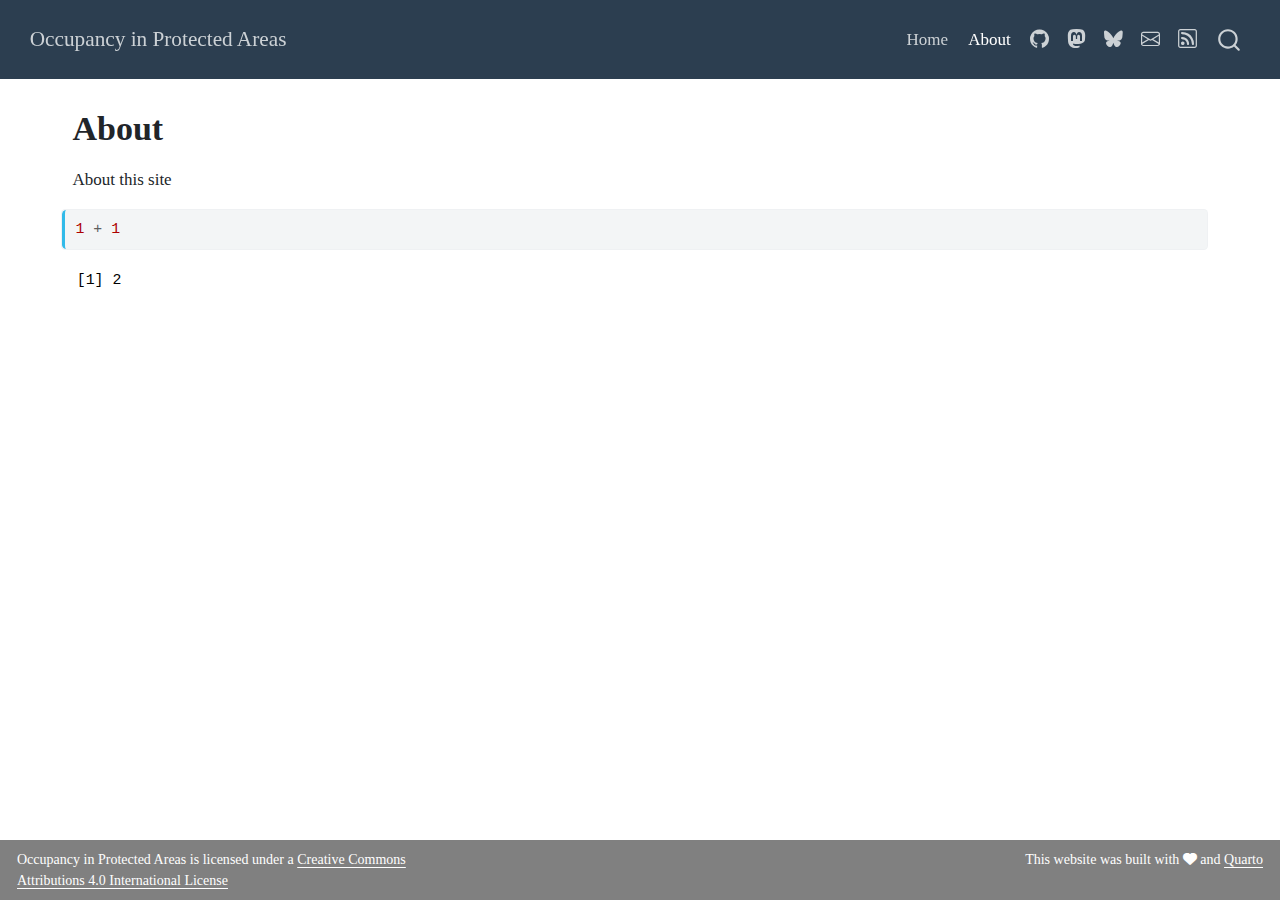
<file: docs/about.html>
<!DOCTYPE html>
<html xmlns="http://www.w3.org/1999/xhtml" lang="en" xml:lang="en"><head>

<meta charset="utf-8">
<meta name="generator" content="quarto-1.5.46">

<meta name="viewport" content="width=device-width, initial-scale=1.0, user-scalable=yes">


<title>About – Occupancy in Protected Areas</title>
<style>
code{white-space: pre-wrap;}
span.smallcaps{font-variant: small-caps;}
div.columns{display: flex; gap: min(4vw, 1.5em);}
div.column{flex: auto; overflow-x: auto;}
div.hanging-indent{margin-left: 1.5em; text-indent: -1.5em;}
ul.task-list{list-style: none;}
ul.task-list li input[type="checkbox"] {
  width: 0.8em;
  margin: 0 0.8em 0.2em -1em; /* quarto-specific, see https://github.com/quarto-dev/quarto-cli/issues/4556 */ 
  vertical-align: middle;
}
/* CSS for syntax highlighting */
pre > code.sourceCode { white-space: pre; position: relative; }
pre > code.sourceCode > span { line-height: 1.25; }
pre > code.sourceCode > span:empty { height: 1.2em; }
.sourceCode { overflow: visible; }
code.sourceCode > span { color: inherit; text-decoration: inherit; }
div.sourceCode { margin: 1em 0; }
pre.sourceCode { margin: 0; }
@media screen {
div.sourceCode { overflow: auto; }
}
@media print {
pre > code.sourceCode { white-space: pre-wrap; }
pre > code.sourceCode > span { display: inline-block; text-indent: -5em; padding-left: 5em; }
}
pre.numberSource code
  { counter-reset: source-line 0; }
pre.numberSource code > span
  { position: relative; left: -4em; counter-increment: source-line; }
pre.numberSource code > span > a:first-child::before
  { content: counter(source-line);
    position: relative; left: -1em; text-align: right; vertical-align: baseline;
    border: none; display: inline-block;
    -webkit-touch-callout: none; -webkit-user-select: none;
    -khtml-user-select: none; -moz-user-select: none;
    -ms-user-select: none; user-select: none;
    padding: 0 4px; width: 4em;
  }
pre.numberSource { margin-left: 3em;  padding-left: 4px; }
div.sourceCode
  {   }
@media screen {
pre > code.sourceCode > span > a:first-child::before { text-decoration: underline; }
}
</style>


<script src="site_libs/quarto-nav/quarto-nav.js"></script>
<script src="site_libs/quarto-nav/headroom.min.js"></script>
<script src="site_libs/clipboard/clipboard.min.js"></script>
<script src="site_libs/quarto-search/autocomplete.umd.js"></script>
<script src="site_libs/quarto-search/fuse.min.js"></script>
<script src="site_libs/quarto-search/quarto-search.js"></script>
<meta name="quarto:offset" content="./">
<link href="./images/emptyforest.png" rel="icon" type="image/png">
<script src="site_libs/quarto-html/quarto.js"></script>
<script src="site_libs/quarto-html/popper.min.js"></script>
<script src="site_libs/quarto-html/tippy.umd.min.js"></script>
<script src="site_libs/quarto-html/anchor.min.js"></script>
<link href="site_libs/quarto-html/tippy.css" rel="stylesheet">
<link href="site_libs/quarto-html/quarto-syntax-highlighting.css" rel="stylesheet" id="quarto-text-highlighting-styles">
<script src="site_libs/bootstrap/bootstrap.min.js"></script>
<link href="site_libs/bootstrap/bootstrap-icons.css" rel="stylesheet">
<link href="site_libs/bootstrap/bootstrap.min.css" rel="stylesheet" id="quarto-bootstrap" data-mode="light">
<link href="site_libs/quarto-contrib/fontawesome6-6.7.2/all.min.css" rel="stylesheet">
<link href="site_libs/quarto-contrib/fontawesome6-6.7.2/latex-fontsize.css" rel="stylesheet">
<script id="quarto-search-options" type="application/json">{
  "location": "navbar",
  "copy-button": false,
  "collapse-after": 3,
  "panel-placement": "end",
  "type": "overlay",
  "limit": 50,
  "keyboard-shortcut": [
    "f",
    "/",
    "s"
  ],
  "show-item-context": false,
  "language": {
    "search-no-results-text": "No results",
    "search-matching-documents-text": "matching documents",
    "search-copy-link-title": "Copy link to search",
    "search-hide-matches-text": "Hide additional matches",
    "search-more-match-text": "more match in this document",
    "search-more-matches-text": "more matches in this document",
    "search-clear-button-title": "Clear",
    "search-text-placeholder": "",
    "search-detached-cancel-button-title": "Cancel",
    "search-submit-button-title": "Submit",
    "search-label": "Search"
  }
}</script>


<meta property="og:title" content="Occupancy in Protected Areas - About">
<meta property="og:description" content="">
<meta property="og:site_name" content="Occupancy in Protected Areas">
<meta name="twitter:title" content="Occupancy in Protected Areas - About">
<meta name="twitter:description" content="">
<meta name="twitter:card" content="summary">
</head>

<body class="nav-fixed">

<div id="quarto-search-results"></div>
  <header id="quarto-header" class="headroom fixed-top">
    <nav class="navbar navbar-expand-lg " data-bs-theme="dark">
      <div class="navbar-container container-fluid">
      <div class="navbar-brand-container mx-auto">
    <a class="navbar-brand" href="./index.html">
    <span class="navbar-title">Occupancy in Protected Areas</span>
    </a>
  </div>
            <div id="quarto-search" class="" title="Search"></div>
          <button class="navbar-toggler" type="button" data-bs-toggle="collapse" data-bs-target="#navbarCollapse" aria-controls="navbarCollapse" role="menu" aria-expanded="false" aria-label="Toggle navigation" onclick="if (window.quartoToggleHeadroom) { window.quartoToggleHeadroom(); }">
  <span class="navbar-toggler-icon"></span>
</button>
          <div class="collapse navbar-collapse" id="navbarCollapse">
            <ul class="navbar-nav navbar-nav-scroll ms-auto">
  <li class="nav-item">
    <a class="nav-link" href="./index.html"> 
<span class="menu-text">Home</span></a>
  </li>  
  <li class="nav-item">
    <a class="nav-link active" href="./about.html" aria-current="page"> 
<span class="menu-text">About</span></a>
  </li>  
  <li class="nav-item compact">
    <a class="nav-link" href="https://github.com/Occu_APs_all"> <i class="bi bi-github" role="img">
</i> 
<span class="menu-text"></span></a>
  </li>  
  <li class="nav-item compact">
    <a class="nav-link" href="https://fosstodon.org/@dlizcano"> <i class="bi bi-mastodon" role="img">
</i> 
<span class="menu-text"></span></a>
  </li>  
  <li class="nav-item compact">
    <a class="nav-link" href="https://bsky.app/profile/dlizcano"> <i class="bi bi-bluesky" role="img">
</i> 
<span class="menu-text"></span></a>
  </li>  
  <li class="nav-item compact">
    <a class="nav-link" href="mailto:dj.lizcano@gmail.org"> <i class="bi bi-envelope" role="img">
</i> 
<span class="menu-text"></span></a>
  </li>  
  <li class="nav-item compact">
    <a class="nav-link" href="./blog.xml"> <i class="bi bi-rss" role="img">
</i> 
<span class="menu-text"></span></a>
  </li>  
</ul>
          </div> <!-- /navcollapse -->
            <div class="quarto-navbar-tools">
</div>
      </div> <!-- /container-fluid -->
    </nav>
</header>
<!-- content -->
<div id="quarto-content" class="quarto-container page-columns page-rows-contents page-layout-full page-navbar">
<!-- sidebar -->
<!-- margin-sidebar -->
    
<!-- main -->
<main class="content column-page" id="quarto-document-content">

<header id="title-block-header" class="quarto-title-block default">
<div class="quarto-title">
<h1 class="title">About</h1>
</div>



<div class="quarto-title-meta column-page">

    
  
    
  </div>
  


</header>


<p>About this site</p>
<div class="cell">
<div class="sourceCode cell-code" id="cb1"><pre class="sourceCode r code-with-copy"><code class="sourceCode r"><span id="cb1-1"><a href="#cb1-1" aria-hidden="true" tabindex="-1"></a><span class="dv">1</span> <span class="sc">+</span> <span class="dv">1</span></span></code><button title="Copy to Clipboard" class="code-copy-button"><i class="bi"></i></button></pre></div>
<div class="cell-output cell-output-stdout">
<pre><code>[1] 2</code></pre>
</div>
</div>



</main> <!-- /main -->
<script id="quarto-html-after-body" type="application/javascript">
window.document.addEventListener("DOMContentLoaded", function (event) {
  const toggleBodyColorMode = (bsSheetEl) => {
    const mode = bsSheetEl.getAttribute("data-mode");
    const bodyEl = window.document.querySelector("body");
    if (mode === "dark") {
      bodyEl.classList.add("quarto-dark");
      bodyEl.classList.remove("quarto-light");
    } else {
      bodyEl.classList.add("quarto-light");
      bodyEl.classList.remove("quarto-dark");
    }
  }
  const toggleBodyColorPrimary = () => {
    const bsSheetEl = window.document.querySelector("link#quarto-bootstrap");
    if (bsSheetEl) {
      toggleBodyColorMode(bsSheetEl);
    }
  }
  toggleBodyColorPrimary();  
  const icon = "";
  const anchorJS = new window.AnchorJS();
  anchorJS.options = {
    placement: 'right',
    icon: icon
  };
  anchorJS.add('.anchored');
  const isCodeAnnotation = (el) => {
    for (const clz of el.classList) {
      if (clz.startsWith('code-annotation-')) {                     
        return true;
      }
    }
    return false;
  }
  const onCopySuccess = function(e) {
    // button target
    const button = e.trigger;
    // don't keep focus
    button.blur();
    // flash "checked"
    button.classList.add('code-copy-button-checked');
    var currentTitle = button.getAttribute("title");
    button.setAttribute("title", "Copied!");
    let tooltip;
    if (window.bootstrap) {
      button.setAttribute("data-bs-toggle", "tooltip");
      button.setAttribute("data-bs-placement", "left");
      button.setAttribute("data-bs-title", "Copied!");
      tooltip = new bootstrap.Tooltip(button, 
        { trigger: "manual", 
          customClass: "code-copy-button-tooltip",
          offset: [0, -8]});
      tooltip.show();    
    }
    setTimeout(function() {
      if (tooltip) {
        tooltip.hide();
        button.removeAttribute("data-bs-title");
        button.removeAttribute("data-bs-toggle");
        button.removeAttribute("data-bs-placement");
      }
      button.setAttribute("title", currentTitle);
      button.classList.remove('code-copy-button-checked');
    }, 1000);
    // clear code selection
    e.clearSelection();
  }
  const getTextToCopy = function(trigger) {
      const codeEl = trigger.previousElementSibling.cloneNode(true);
      for (const childEl of codeEl.children) {
        if (isCodeAnnotation(childEl)) {
          childEl.remove();
        }
      }
      return codeEl.innerText;
  }
  const clipboard = new window.ClipboardJS('.code-copy-button:not([data-in-quarto-modal])', {
    text: getTextToCopy
  });
  clipboard.on('success', onCopySuccess);
  if (window.document.getElementById('quarto-embedded-source-code-modal')) {
    // For code content inside modals, clipBoardJS needs to be initialized with a container option
    // TODO: Check when it could be a function (https://github.com/zenorocha/clipboard.js/issues/860)
    const clipboardModal = new window.ClipboardJS('.code-copy-button[data-in-quarto-modal]', {
      text: getTextToCopy,
      container: window.document.getElementById('quarto-embedded-source-code-modal')
    });
    clipboardModal.on('success', onCopySuccess);
  }
    var localhostRegex = new RegExp(/^(?:http|https):\/\/localhost\:?[0-9]*\//);
    var mailtoRegex = new RegExp(/^mailto:/);
      var filterRegex = new RegExp("https:\/\/dlizcano\.github\.io\/Occu_APs_all");
    var isInternal = (href) => {
        return filterRegex.test(href) || localhostRegex.test(href) || mailtoRegex.test(href);
    }
    // Inspect non-navigation links and adorn them if external
 	var links = window.document.querySelectorAll('a[href]:not(.nav-link):not(.navbar-brand):not(.toc-action):not(.sidebar-link):not(.sidebar-item-toggle):not(.pagination-link):not(.no-external):not([aria-hidden]):not(.dropdown-item):not(.quarto-navigation-tool):not(.about-link)');
    for (var i=0; i<links.length; i++) {
      const link = links[i];
      if (!isInternal(link.href)) {
        // undo the damage that might have been done by quarto-nav.js in the case of
        // links that we want to consider external
        if (link.dataset.originalHref !== undefined) {
          link.href = link.dataset.originalHref;
        }
      }
    }
  function tippyHover(el, contentFn, onTriggerFn, onUntriggerFn) {
    const config = {
      allowHTML: true,
      maxWidth: 500,
      delay: 100,
      arrow: false,
      appendTo: function(el) {
          return el.parentElement;
      },
      interactive: true,
      interactiveBorder: 10,
      theme: 'quarto',
      placement: 'bottom-start',
    };
    if (contentFn) {
      config.content = contentFn;
    }
    if (onTriggerFn) {
      config.onTrigger = onTriggerFn;
    }
    if (onUntriggerFn) {
      config.onUntrigger = onUntriggerFn;
    }
    window.tippy(el, config); 
  }
  const noterefs = window.document.querySelectorAll('a[role="doc-noteref"]');
  for (var i=0; i<noterefs.length; i++) {
    const ref = noterefs[i];
    tippyHover(ref, function() {
      // use id or data attribute instead here
      let href = ref.getAttribute('data-footnote-href') || ref.getAttribute('href');
      try { href = new URL(href).hash; } catch {}
      const id = href.replace(/^#\/?/, "");
      const note = window.document.getElementById(id);
      if (note) {
        return note.innerHTML;
      } else {
        return "";
      }
    });
  }
  const xrefs = window.document.querySelectorAll('a.quarto-xref');
  const processXRef = (id, note) => {
    // Strip column container classes
    const stripColumnClz = (el) => {
      el.classList.remove("page-full", "page-columns");
      if (el.children) {
        for (const child of el.children) {
          stripColumnClz(child);
        }
      }
    }
    stripColumnClz(note)
    if (id === null || id.startsWith('sec-')) {
      // Special case sections, only their first couple elements
      const container = document.createElement("div");
      if (note.children && note.children.length > 2) {
        container.appendChild(note.children[0].cloneNode(true));
        for (let i = 1; i < note.children.length; i++) {
          const child = note.children[i];
          if (child.tagName === "P" && child.innerText === "") {
            continue;
          } else {
            container.appendChild(child.cloneNode(true));
            break;
          }
        }
        if (window.Quarto?.typesetMath) {
          window.Quarto.typesetMath(container);
        }
        return container.innerHTML
      } else {
        if (window.Quarto?.typesetMath) {
          window.Quarto.typesetMath(note);
        }
        return note.innerHTML;
      }
    } else {
      // Remove any anchor links if they are present
      const anchorLink = note.querySelector('a.anchorjs-link');
      if (anchorLink) {
        anchorLink.remove();
      }
      if (window.Quarto?.typesetMath) {
        window.Quarto.typesetMath(note);
      }
      // TODO in 1.5, we should make sure this works without a callout special case
      if (note.classList.contains("callout")) {
        return note.outerHTML;
      } else {
        return note.innerHTML;
      }
    }
  }
  for (var i=0; i<xrefs.length; i++) {
    const xref = xrefs[i];
    tippyHover(xref, undefined, function(instance) {
      instance.disable();
      let url = xref.getAttribute('href');
      let hash = undefined; 
      if (url.startsWith('#')) {
        hash = url;
      } else {
        try { hash = new URL(url).hash; } catch {}
      }
      if (hash) {
        const id = hash.replace(/^#\/?/, "");
        const note = window.document.getElementById(id);
        if (note !== null) {
          try {
            const html = processXRef(id, note.cloneNode(true));
            instance.setContent(html);
          } finally {
            instance.enable();
            instance.show();
          }
        } else {
          // See if we can fetch this
          fetch(url.split('#')[0])
          .then(res => res.text())
          .then(html => {
            const parser = new DOMParser();
            const htmlDoc = parser.parseFromString(html, "text/html");
            const note = htmlDoc.getElementById(id);
            if (note !== null) {
              const html = processXRef(id, note);
              instance.setContent(html);
            } 
          }).finally(() => {
            instance.enable();
            instance.show();
          });
        }
      } else {
        // See if we can fetch a full url (with no hash to target)
        // This is a special case and we should probably do some content thinning / targeting
        fetch(url)
        .then(res => res.text())
        .then(html => {
          const parser = new DOMParser();
          const htmlDoc = parser.parseFromString(html, "text/html");
          const note = htmlDoc.querySelector('main.content');
          if (note !== null) {
            // This should only happen for chapter cross references
            // (since there is no id in the URL)
            // remove the first header
            if (note.children.length > 0 && note.children[0].tagName === "HEADER") {
              note.children[0].remove();
            }
            const html = processXRef(null, note);
            instance.setContent(html);
          } 
        }).finally(() => {
          instance.enable();
          instance.show();
        });
      }
    }, function(instance) {
    });
  }
      let selectedAnnoteEl;
      const selectorForAnnotation = ( cell, annotation) => {
        let cellAttr = 'data-code-cell="' + cell + '"';
        let lineAttr = 'data-code-annotation="' +  annotation + '"';
        const selector = 'span[' + cellAttr + '][' + lineAttr + ']';
        return selector;
      }
      const selectCodeLines = (annoteEl) => {
        const doc = window.document;
        const targetCell = annoteEl.getAttribute("data-target-cell");
        const targetAnnotation = annoteEl.getAttribute("data-target-annotation");
        const annoteSpan = window.document.querySelector(selectorForAnnotation(targetCell, targetAnnotation));
        const lines = annoteSpan.getAttribute("data-code-lines").split(",");
        const lineIds = lines.map((line) => {
          return targetCell + "-" + line;
        })
        let top = null;
        let height = null;
        let parent = null;
        if (lineIds.length > 0) {
            //compute the position of the single el (top and bottom and make a div)
            const el = window.document.getElementById(lineIds[0]);
            top = el.offsetTop;
            height = el.offsetHeight;
            parent = el.parentElement.parentElement;
          if (lineIds.length > 1) {
            const lastEl = window.document.getElementById(lineIds[lineIds.length - 1]);
            const bottom = lastEl.offsetTop + lastEl.offsetHeight;
            height = bottom - top;
          }
          if (top !== null && height !== null && parent !== null) {
            // cook up a div (if necessary) and position it 
            let div = window.document.getElementById("code-annotation-line-highlight");
            if (div === null) {
              div = window.document.createElement("div");
              div.setAttribute("id", "code-annotation-line-highlight");
              div.style.position = 'absolute';
              parent.appendChild(div);
            }
            div.style.top = top - 2 + "px";
            div.style.height = height + 4 + "px";
            div.style.left = 0;
            let gutterDiv = window.document.getElementById("code-annotation-line-highlight-gutter");
            if (gutterDiv === null) {
              gutterDiv = window.document.createElement("div");
              gutterDiv.setAttribute("id", "code-annotation-line-highlight-gutter");
              gutterDiv.style.position = 'absolute';
              const codeCell = window.document.getElementById(targetCell);
              const gutter = codeCell.querySelector('.code-annotation-gutter');
              gutter.appendChild(gutterDiv);
            }
            gutterDiv.style.top = top - 2 + "px";
            gutterDiv.style.height = height + 4 + "px";
          }
          selectedAnnoteEl = annoteEl;
        }
      };
      const unselectCodeLines = () => {
        const elementsIds = ["code-annotation-line-highlight", "code-annotation-line-highlight-gutter"];
        elementsIds.forEach((elId) => {
          const div = window.document.getElementById(elId);
          if (div) {
            div.remove();
          }
        });
        selectedAnnoteEl = undefined;
      };
        // Handle positioning of the toggle
    window.addEventListener(
      "resize",
      throttle(() => {
        elRect = undefined;
        if (selectedAnnoteEl) {
          selectCodeLines(selectedAnnoteEl);
        }
      }, 10)
    );
    function throttle(fn, ms) {
    let throttle = false;
    let timer;
      return (...args) => {
        if(!throttle) { // first call gets through
            fn.apply(this, args);
            throttle = true;
        } else { // all the others get throttled
            if(timer) clearTimeout(timer); // cancel #2
            timer = setTimeout(() => {
              fn.apply(this, args);
              timer = throttle = false;
            }, ms);
        }
      };
    }
      // Attach click handler to the DT
      const annoteDls = window.document.querySelectorAll('dt[data-target-cell]');
      for (const annoteDlNode of annoteDls) {
        annoteDlNode.addEventListener('click', (event) => {
          const clickedEl = event.target;
          if (clickedEl !== selectedAnnoteEl) {
            unselectCodeLines();
            const activeEl = window.document.querySelector('dt[data-target-cell].code-annotation-active');
            if (activeEl) {
              activeEl.classList.remove('code-annotation-active');
            }
            selectCodeLines(clickedEl);
            clickedEl.classList.add('code-annotation-active');
          } else {
            // Unselect the line
            unselectCodeLines();
            clickedEl.classList.remove('code-annotation-active');
          }
        });
      }
  const findCites = (el) => {
    const parentEl = el.parentElement;
    if (parentEl) {
      const cites = parentEl.dataset.cites;
      if (cites) {
        return {
          el,
          cites: cites.split(' ')
        };
      } else {
        return findCites(el.parentElement)
      }
    } else {
      return undefined;
    }
  };
  var bibliorefs = window.document.querySelectorAll('a[role="doc-biblioref"]');
  for (var i=0; i<bibliorefs.length; i++) {
    const ref = bibliorefs[i];
    const citeInfo = findCites(ref);
    if (citeInfo) {
      tippyHover(citeInfo.el, function() {
        var popup = window.document.createElement('div');
        citeInfo.cites.forEach(function(cite) {
          var citeDiv = window.document.createElement('div');
          citeDiv.classList.add('hanging-indent');
          citeDiv.classList.add('csl-entry');
          var biblioDiv = window.document.getElementById('ref-' + cite);
          if (biblioDiv) {
            citeDiv.innerHTML = biblioDiv.innerHTML;
          }
          popup.appendChild(citeDiv);
        });
        return popup.innerHTML;
      });
    }
  }
});
</script>
</div> <!-- /content -->
<footer class="footer">
  <div class="nav-footer">
    <div class="nav-footer-left">
<p>Occupancy in Protected Areas is licensed under a <a href="https://creativecommons.org/licenses/by/4.0/">Creative Commons Attributions 4.0 International License</a></p>
</div>   
    <div class="nav-footer-center">
      &nbsp;
    </div>
    <div class="nav-footer-right">
<p>This website was built with <i class="fa-solid fa-heart" title="a heart" aria-label="heart"></i> and <a href="https://quarto.org/">Quarto</a></p>
</div>
  </div>
</footer>




</body></html>
</file>
<file: site/site_libs/quarto-html/tippy.css>
.tippy-box[data-animation=fade][data-state=hidden]{opacity:0}[data-tippy-root]{max-width:calc(100vw - 10px)}.tippy-box{position:relative;background-color:#333;color:#fff;border-radius:4px;font-size:14px;line-height:1.4;white-space:normal;outline:0;transition-property:transform,visibility,opacity}.tippy-box[data-placement^=top]>.tippy-arrow{bottom:0}.tippy-box[data-placement^=top]>.tippy-arrow:before{bottom:-7px;left:0;border-width:8px 8px 0;border-top-color:initial;transform-origin:center top}.tippy-box[data-placement^=bottom]>.tippy-arrow{top:0}.tippy-box[data-placement^=bottom]>.tippy-arrow:before{top:-7px;left:0;border-width:0 8px 8px;border-bottom-color:initial;transform-origin:center bottom}.tippy-box[data-placement^=left]>.tippy-arrow{right:0}.tippy-box[data-placement^=left]>.tippy-arrow:before{border-width:8px 0 8px 8px;border-left-color:initial;right:-7px;transform-origin:center left}.tippy-box[data-placement^=right]>.tippy-arrow{left:0}.tippy-box[data-placement^=right]>.tippy-arrow:before{left:-7px;border-width:8px 8px 8px 0;border-right-color:initial;transform-origin:center right}.tippy-box[data-inertia][data-state=visible]{transition-timing-function:cubic-bezier(.54,1.5,.38,1.11)}.tippy-arrow{width:16px;height:16px;color:#333}.tippy-arrow:before{content:"";position:absolute;border-color:transparent;border-style:solid}.tippy-content{position:relative;padding:5px 9px;z-index:1}
</file>
<file: site/site_libs/quarto-html/quarto-syntax-highlighting.css>
/* quarto syntax highlight colors */
:root {
  --quarto-hl-ot-color: #003B4F;
  --quarto-hl-at-color: #657422;
  --quarto-hl-ss-color: #20794D;
  --quarto-hl-an-color: #5E5E5E;
  --quarto-hl-fu-color: #4758AB;
  --quarto-hl-st-color: #20794D;
  --quarto-hl-cf-color: #003B4F;
  --quarto-hl-op-color: #5E5E5E;
  --quarto-hl-er-color: #AD0000;
  --quarto-hl-bn-color: #AD0000;
  --quarto-hl-al-color: #AD0000;
  --quarto-hl-va-color: #111111;
  --quarto-hl-bu-color: inherit;
  --quarto-hl-ex-color: inherit;
  --quarto-hl-pp-color: #AD0000;
  --quarto-hl-in-color: #5E5E5E;
  --quarto-hl-vs-color: #20794D;
  --quarto-hl-wa-color: #5E5E5E;
  --quarto-hl-do-color: #5E5E5E;
  --quarto-hl-im-color: #00769E;
  --quarto-hl-ch-color: #20794D;
  --quarto-hl-dt-color: #AD0000;
  --quarto-hl-fl-color: #AD0000;
  --quarto-hl-co-color: #5E5E5E;
  --quarto-hl-cv-color: #5E5E5E;
  --quarto-hl-cn-color: #8f5902;
  --quarto-hl-sc-color: #5E5E5E;
  --quarto-hl-dv-color: #AD0000;
  --quarto-hl-kw-color: #003B4F;
}

/* other quarto variables */
:root {
  --quarto-font-monospace: SFMono-Regular, Menlo, Monaco, Consolas, "Liberation Mono", "Courier New", monospace;
}

pre > code.sourceCode > span {
  color: #003B4F;
}

code span {
  color: #003B4F;
}

code.sourceCode > span {
  color: #003B4F;
}

div.sourceCode,
div.sourceCode pre.sourceCode {
  color: #003B4F;
}

code span.ot {
  color: #003B4F;
  font-style: inherit;
}

code span.at {
  color: #657422;
  font-style: inherit;
}

code span.ss {
  color: #20794D;
  font-style: inherit;
}

code span.an {
  color: #5E5E5E;
  font-style: inherit;
}

code span.fu {
  color: #4758AB;
  font-style: inherit;
}

code span.st {
  color: #20794D;
  font-style: inherit;
}

code span.cf {
  color: #003B4F;
  font-weight: bold;
  font-style: inherit;
}

code span.op {
  color: #5E5E5E;
  font-style: inherit;
}

code span.er {
  color: #AD0000;
  font-style: inherit;
}

code span.bn {
  color: #AD0000;
  font-style: inherit;
}

code span.al {
  color: #AD0000;
  font-style: inherit;
}

code span.va {
  color: #111111;
  font-style: inherit;
}

code span.bu {
  font-style: inherit;
}

code span.ex {
  font-style: inherit;
}

code span.pp {
  color: #AD0000;
  font-style: inherit;
}

code span.in {
  color: #5E5E5E;
  font-style: inherit;
}

code span.vs {
  color: #20794D;
  font-style: inherit;
}

code span.wa {
  color: #5E5E5E;
  font-style: italic;
}

code span.do {
  color: #5E5E5E;
  font-style: italic;
}

code span.im {
  color: #00769E;
  font-style: inherit;
}

code span.ch {
  color: #20794D;
  font-style: inherit;
}

code span.dt {
  color: #AD0000;
  font-style: inherit;
}

code span.fl {
  color: #AD0000;
  font-style: inherit;
}

code span.co {
  color: #5E5E5E;
  font-style: inherit;
}

code span.cv {
  color: #5E5E5E;
  font-style: italic;
}

code span.cn {
  color: #8f5902;
  font-style: inherit;
}

code span.sc {
  color: #5E5E5E;
  font-style: inherit;
}

code span.dv {
  color: #AD0000;
  font-style: inherit;
}

code span.kw {
  color: #003B4F;
  font-weight: bold;
  font-style: inherit;
}

.prevent-inlining {
  content: "</";
}

/*# sourceMappingURL=debc5d5d77c3f9108843748ff7464032.css.map */
</file>
<file: site/site_libs/quarto-html/quarto-syntax-highlighting-dark.css>
/* quarto syntax highlight colors */
:root {
  --quarto-hl-al-color: #f07178;
  --quarto-hl-an-color: #d4d0ab;
  --quarto-hl-at-color: #00e0e0;
  --quarto-hl-bn-color: #d4d0ab;
  --quarto-hl-bu-color: #abe338;
  --quarto-hl-ch-color: #abe338;
  --quarto-hl-co-color: #f8f8f2;
  --quarto-hl-cv-color: #ffd700;
  --quarto-hl-cn-color: #ffd700;
  --quarto-hl-cf-color: #ffa07a;
  --quarto-hl-dt-color: #ffa07a;
  --quarto-hl-dv-color: #d4d0ab;
  --quarto-hl-do-color: #f8f8f2;
  --quarto-hl-er-color: #f07178;
  --quarto-hl-ex-color: #00e0e0;
  --quarto-hl-fl-color: #d4d0ab;
  --quarto-hl-fu-color: #ffa07a;
  --quarto-hl-im-color: #abe338;
  --quarto-hl-in-color: #d4d0ab;
  --quarto-hl-kw-color: #ffa07a;
  --quarto-hl-op-color: #ffa07a;
  --quarto-hl-ot-color: #00e0e0;
  --quarto-hl-pp-color: #dcc6e0;
  --quarto-hl-re-color: #00e0e0;
  --quarto-hl-sc-color: #abe338;
  --quarto-hl-ss-color: #abe338;
  --quarto-hl-st-color: #abe338;
  --quarto-hl-va-color: #00e0e0;
  --quarto-hl-vs-color: #abe338;
  --quarto-hl-wa-color: #dcc6e0;
}

/* other quarto variables */
:root {
  --quarto-font-monospace: SFMono-Regular, Menlo, Monaco, Consolas, "Liberation Mono", "Courier New", monospace;
}

code span.al {
  background-color: #2a0f15;
  font-weight: bold;
  color: #f07178;
}

code span.an {
  color: #d4d0ab;
}

code span.at {
  color: #00e0e0;
}

code span.bn {
  color: #d4d0ab;
}

code span.bu {
  color: #abe338;
}

code span.ch {
  color: #abe338;
}

code span.co {
  font-style: italic;
  color: #f8f8f2;
}

code span.cv {
  color: #ffd700;
}

code span.cn {
  color: #ffd700;
}

code span.cf {
  font-weight: bold;
  color: #ffa07a;
}

code span.dt {
  color: #ffa07a;
}

code span.dv {
  color: #d4d0ab;
}

code span.do {
  color: #f8f8f2;
}

code span.er {
  color: #f07178;
  text-decoration: underline;
}

code span.ex {
  font-weight: bold;
  color: #00e0e0;
}

code span.fl {
  color: #d4d0ab;
}

code span.fu {
  color: #ffa07a;
}

code span.im {
  color: #abe338;
}

code span.in {
  color: #d4d0ab;
}

code span.kw {
  font-weight: bold;
  color: #ffa07a;
}

pre > code.sourceCode > span {
  color: #f8f8f2;
}

code span {
  color: #f8f8f2;
}

code.sourceCode > span {
  color: #f8f8f2;
}

div.sourceCode,
div.sourceCode pre.sourceCode {
  color: #f8f8f2;
}

code span.op {
  color: #ffa07a;
}

code span.ot {
  color: #00e0e0;
}

code span.pp {
  color: #dcc6e0;
}

code span.re {
  background-color: #f8f8f2;
  color: #00e0e0;
}

code span.sc {
  color: #abe338;
}

code span.ss {
  color: #abe338;
}

code span.st {
  color: #abe338;
}

code span.va {
  color: #00e0e0;
}

code span.vs {
  color: #abe338;
}

code span.wa {
  color: #dcc6e0;
}

.prevent-inlining {
  content: "</";
}

/*# sourceMappingURL=935a306eefa94366c21e1a970dddb765.css.map */
</file>
<file: site/site_libs/quarto-contrib/fontawesome6-6.7.2/latex-fontsize.css>
.fa-tiny {
  font-size: 0.5em;
}
.fa-scriptsize {
  font-size: 0.7em;
}
.fa-footnotesize {
  font-size: 0.8em;
}
.fa-small {
  font-size: 0.9em;
}
.fa-normalsize {
  font-size: 1em;
}
.fa-large {
  font-size: 1.2em;
}
.fa-Large {
  font-size: 1.5em;
}
.fa-LARGE {
  font-size: 1.75em;
}
.fa-huge {
  font-size: 2em;
}
.fa-Huge {
  font-size: 2.5em;
}
</file>
<file: site/styles.css>
/* css styles */

// Fonts
$font-family-base: "Segoe UI", Roboto, "Helvetica Neue", "Noto Sans", "Liberation Sans", Arial, sans-serif !default;
$headings-font-family: "Segoe UI", Roboto, "Helvetica Neue", "Noto Sans", "Liberation Sans", Arial, sans-serif !default;
$body-color: $gray-900 !default;
$body-text-align: justify !default;
</file>
<file: docs/site_libs/quarto-html/tippy.css>
.tippy-box[data-animation=fade][data-state=hidden]{opacity:0}[data-tippy-root]{max-width:calc(100vw - 10px)}.tippy-box{position:relative;background-color:#333;color:#fff;border-radius:4px;font-size:14px;line-height:1.4;white-space:normal;outline:0;transition-property:transform,visibility,opacity}.tippy-box[data-placement^=top]>.tippy-arrow{bottom:0}.tippy-box[data-placement^=top]>.tippy-arrow:before{bottom:-7px;left:0;border-width:8px 8px 0;border-top-color:initial;transform-origin:center top}.tippy-box[data-placement^=bottom]>.tippy-arrow{top:0}.tippy-box[data-placement^=bottom]>.tippy-arrow:before{top:-7px;left:0;border-width:0 8px 8px;border-bottom-color:initial;transform-origin:center bottom}.tippy-box[data-placement^=left]>.tippy-arrow{right:0}.tippy-box[data-placement^=left]>.tippy-arrow:before{border-width:8px 0 8px 8px;border-left-color:initial;right:-7px;transform-origin:center left}.tippy-box[data-placement^=right]>.tippy-arrow{left:0}.tippy-box[data-placement^=right]>.tippy-arrow:before{left:-7px;border-width:8px 8px 8px 0;border-right-color:initial;transform-origin:center right}.tippy-box[data-inertia][data-state=visible]{transition-timing-function:cubic-bezier(.54,1.5,.38,1.11)}.tippy-arrow{width:16px;height:16px;color:#333}.tippy-arrow:before{content:"";position:absolute;border-color:transparent;border-style:solid}.tippy-content{position:relative;padding:5px 9px;z-index:1}
</file>
<file: docs/site_libs/quarto-html/quarto-syntax-highlighting.css>
/* quarto syntax highlight colors */
:root {
  --quarto-hl-ot-color: #003B4F;
  --quarto-hl-at-color: #657422;
  --quarto-hl-ss-color: #20794D;
  --quarto-hl-an-color: #5E5E5E;
  --quarto-hl-fu-color: #4758AB;
  --quarto-hl-st-color: #20794D;
  --quarto-hl-cf-color: #003B4F;
  --quarto-hl-op-color: #5E5E5E;
  --quarto-hl-er-color: #AD0000;
  --quarto-hl-bn-color: #AD0000;
  --quarto-hl-al-color: #AD0000;
  --quarto-hl-va-color: #111111;
  --quarto-hl-bu-color: inherit;
  --quarto-hl-ex-color: inherit;
  --quarto-hl-pp-color: #AD0000;
  --quarto-hl-in-color: #5E5E5E;
  --quarto-hl-vs-color: #20794D;
  --quarto-hl-wa-color: #5E5E5E;
  --quarto-hl-do-color: #5E5E5E;
  --quarto-hl-im-color: #00769E;
  --quarto-hl-ch-color: #20794D;
  --quarto-hl-dt-color: #AD0000;
  --quarto-hl-fl-color: #AD0000;
  --quarto-hl-co-color: #5E5E5E;
  --quarto-hl-cv-color: #5E5E5E;
  --quarto-hl-cn-color: #8f5902;
  --quarto-hl-sc-color: #5E5E5E;
  --quarto-hl-dv-color: #AD0000;
  --quarto-hl-kw-color: #003B4F;
}

/* other quarto variables */
:root {
  --quarto-font-monospace: SFMono-Regular, Menlo, Monaco, Consolas, "Liberation Mono", "Courier New", monospace;
}

pre > code.sourceCode > span {
  color: #003B4F;
}

code span {
  color: #003B4F;
}

code.sourceCode > span {
  color: #003B4F;
}

div.sourceCode,
div.sourceCode pre.sourceCode {
  color: #003B4F;
}

code span.ot {
  color: #003B4F;
  font-style: inherit;
}

code span.at {
  color: #657422;
  font-style: inherit;
}

code span.ss {
  color: #20794D;
  font-style: inherit;
}

code span.an {
  color: #5E5E5E;
  font-style: inherit;
}

code span.fu {
  color: #4758AB;
  font-style: inherit;
}

code span.st {
  color: #20794D;
  font-style: inherit;
}

code span.cf {
  color: #003B4F;
  font-weight: bold;
  font-style: inherit;
}

code span.op {
  color: #5E5E5E;
  font-style: inherit;
}

code span.er {
  color: #AD0000;
  font-style: inherit;
}

code span.bn {
  color: #AD0000;
  font-style: inherit;
}

code span.al {
  color: #AD0000;
  font-style: inherit;
}

code span.va {
  color: #111111;
  font-style: inherit;
}

code span.bu {
  font-style: inherit;
}

code span.ex {
  font-style: inherit;
}

code span.pp {
  color: #AD0000;
  font-style: inherit;
}

code span.in {
  color: #5E5E5E;
  font-style: inherit;
}

code span.vs {
  color: #20794D;
  font-style: inherit;
}

code span.wa {
  color: #5E5E5E;
  font-style: italic;
}

code span.do {
  color: #5E5E5E;
  font-style: italic;
}

code span.im {
  color: #00769E;
  font-style: inherit;
}

code span.ch {
  color: #20794D;
  font-style: inherit;
}

code span.dt {
  color: #AD0000;
  font-style: inherit;
}

code span.fl {
  color: #AD0000;
  font-style: inherit;
}

code span.co {
  color: #5E5E5E;
  font-style: inherit;
}

code span.cv {
  color: #5E5E5E;
  font-style: italic;
}

code span.cn {
  color: #8f5902;
  font-style: inherit;
}

code span.sc {
  color: #5E5E5E;
  font-style: inherit;
}

code span.dv {
  color: #AD0000;
  font-style: inherit;
}

code span.kw {
  color: #003B4F;
  font-weight: bold;
  font-style: inherit;
}

.prevent-inlining {
  content: "</";
}

/*# sourceMappingURL=debc5d5d77c3f9108843748ff7464032.css.map */
</file>
<file: docs/site_libs/quarto-contrib/fontawesome6-6.7.2/latex-fontsize.css>
.fa-tiny {
  font-size: 0.5em;
}
.fa-scriptsize {
  font-size: 0.7em;
}
.fa-footnotesize {
  font-size: 0.8em;
}
.fa-small {
  font-size: 0.9em;
}
.fa-normalsize {
  font-size: 1em;
}
.fa-large {
  font-size: 1.2em;
}
.fa-Large {
  font-size: 1.5em;
}
.fa-LARGE {
  font-size: 1.75em;
}
.fa-huge {
  font-size: 2em;
}
.fa-Huge {
  font-size: 2.5em;
}
</file>
